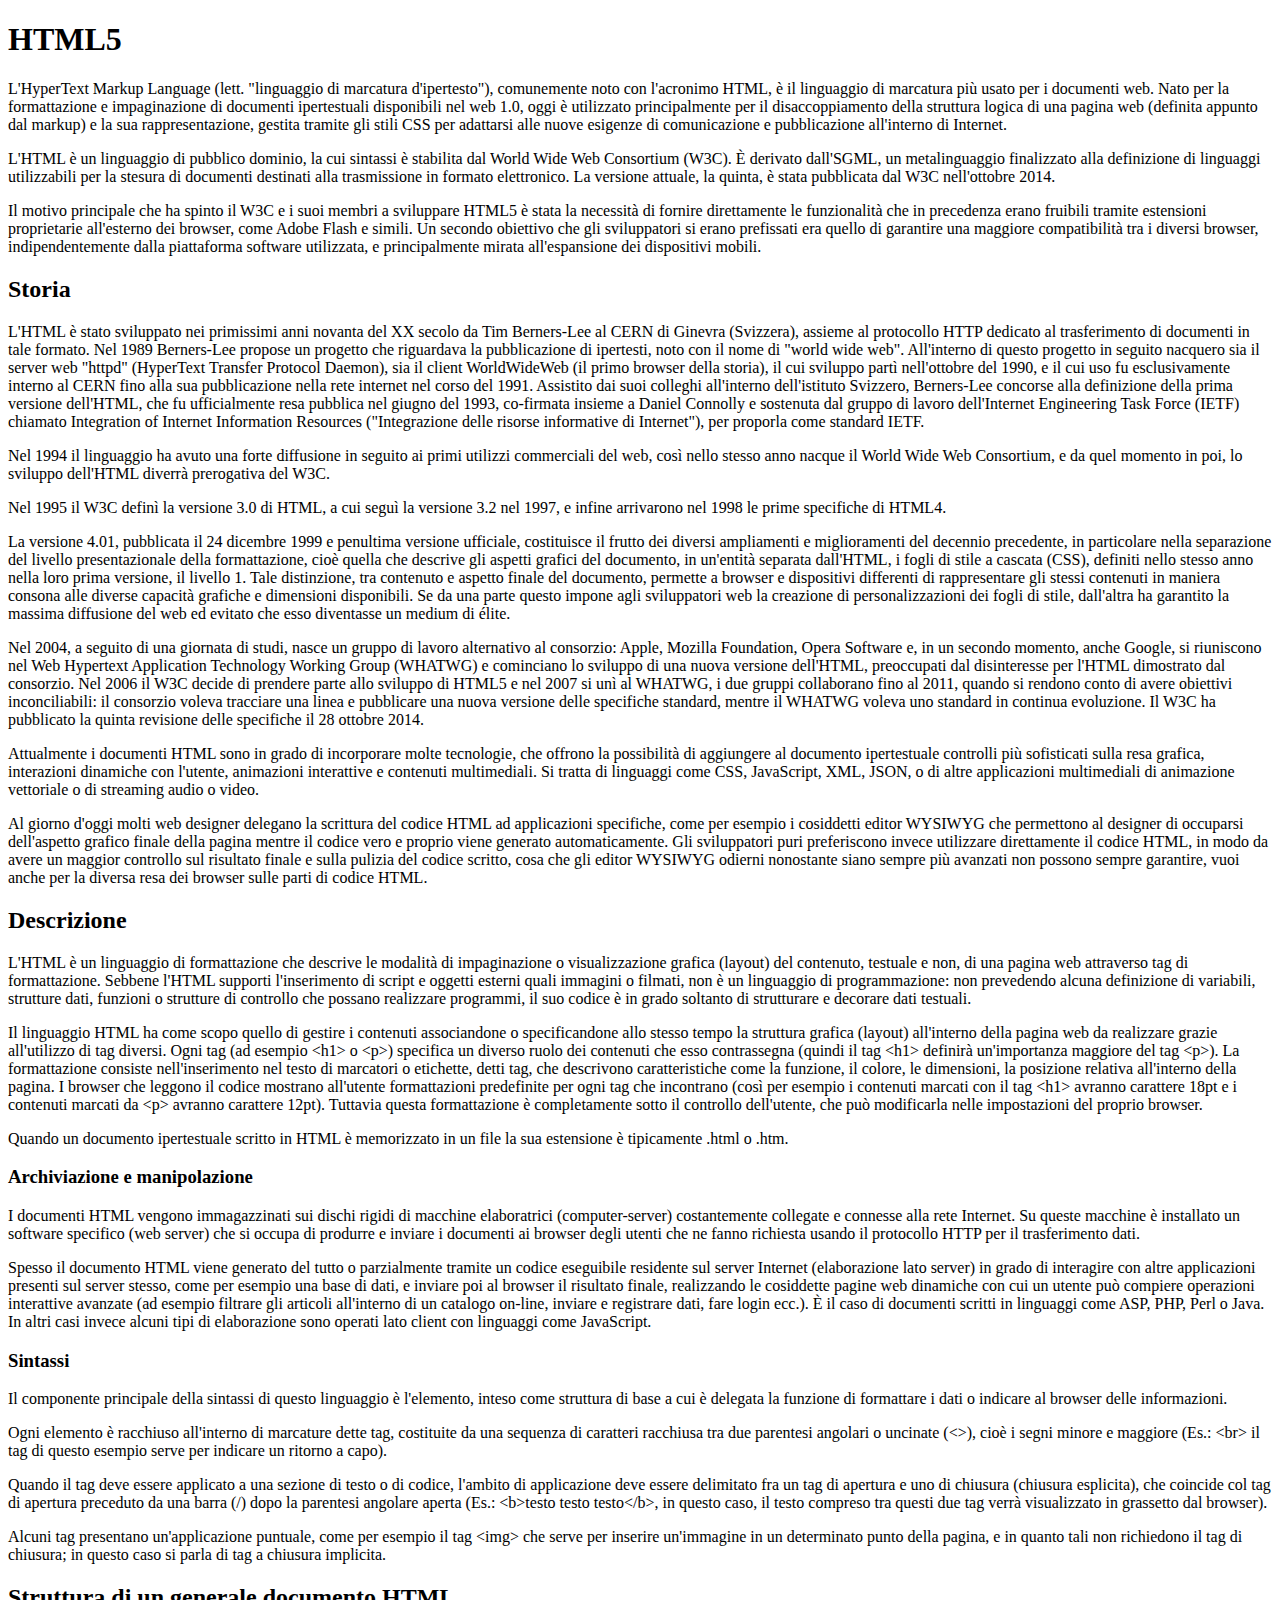
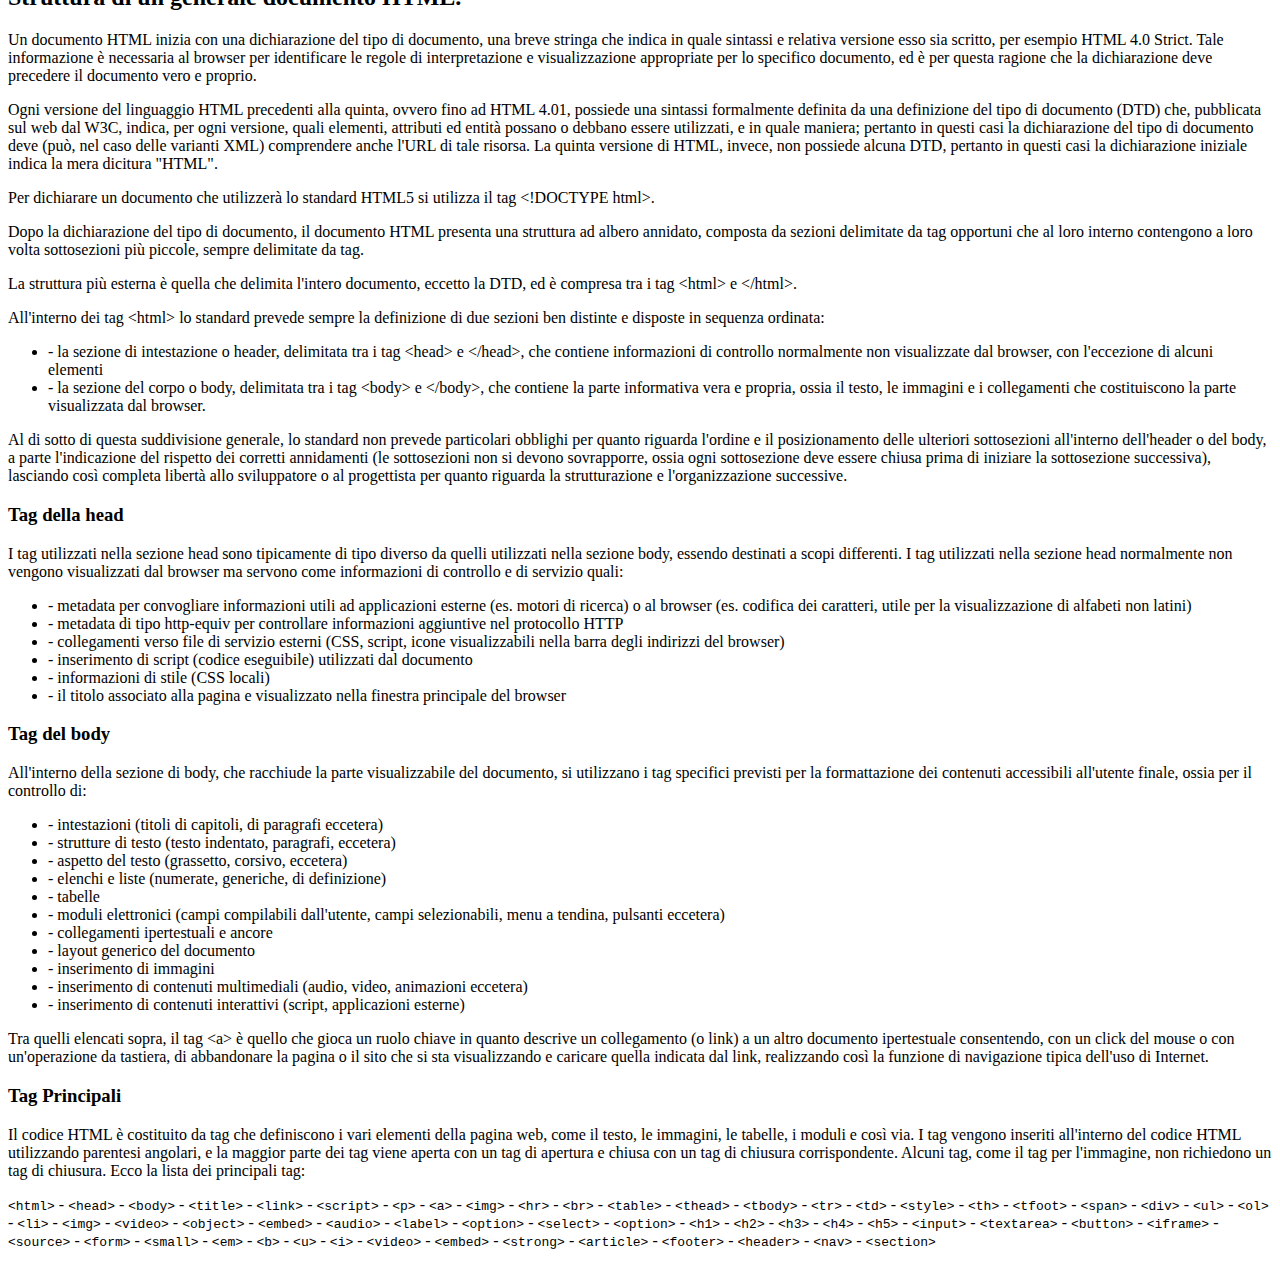
<file: esercizi/01-tag/index.html>
<!DOCTYPE html>
<html lang="it">
<head>
    <meta charset="UTF-8">
    <meta name="viewport" content="width=device-width, initial-scale=1.0">
    <title>Tag HTML</title>
</head>
<body>

    <h1>HTML5</h1>

    <p class="">
        L'HyperText Markup Language (lett. "linguaggio di marcatura d'ipertesto"), comunemente noto con l'acronimo HTML, è il linguaggio di marcatura più usato per i documenti web. Nato per la formattazione e impaginazione di documenti ipertestuali disponibili nel web 1.0, oggi è utilizzato principalmente per il disaccoppiamento della struttura logica di una pagina web (definita appunto dal markup) e la sua rappresentazione, gestita tramite gli stili CSS per adattarsi alle nuove esigenze di comunicazione e pubblicazione all'interno di Internet.
    </p>

    <p class="">
        L'HTML è un linguaggio di pubblico dominio, la cui sintassi è stabilita dal World Wide Web Consortium (W3C). È derivato dall'SGML, un metalinguaggio finalizzato alla definizione di linguaggi utilizzabili per la stesura di documenti destinati alla trasmissione in formato elettronico. La versione attuale, la quinta, è stata pubblicata dal W3C nell'ottobre 2014.
    </p>

    <p class="">
        Il motivo principale che ha spinto il W3C e i suoi membri a sviluppare HTML5 è stata la necessità di fornire direttamente le funzionalità che in precedenza erano fruibili tramite estensioni proprietarie all'esterno dei browser, come Adobe Flash e simili. Un secondo obiettivo che gli sviluppatori si erano prefissati era quello di garantire una maggiore compatibilità tra i diversi browser, indipendentemente dalla piattaforma software utilizzata, e principalmente mirata all'espansione dei dispositivi mobili.
    </p>

    <h2>Storia</h2>

    <p class="">
        L'HTML è stato sviluppato nei primissimi anni novanta del XX secolo da Tim Berners-Lee al CERN di Ginevra (Svizzera), assieme al protocollo HTTP dedicato al trasferimento di documenti in tale formato. Nel 1989 Berners-Lee propose un progetto che riguardava la pubblicazione di ipertesti, noto con il nome di "world wide web". All'interno di questo progetto in seguito nacquero sia il server web "httpd" (HyperText Transfer Protocol Daemon), sia il client WorldWideWeb (il primo browser della storia), il cui sviluppo partì nell'ottobre del 1990, e il cui uso fu esclusivamente interno al CERN fino alla sua pubblicazione nella rete internet nel corso del 1991. Assistito dai suoi colleghi all'interno dell'istituto Svizzero, Berners-Lee concorse alla definizione della prima versione dell'HTML, che fu ufficialmente resa pubblica nel giugno del 1993, co-firmata insieme a Daniel Connolly e sostenuta dal gruppo di lavoro dell'Internet Engineering Task Force (IETF) chiamato Integration of Internet Information Resources ("Integrazione delle risorse informative di Internet"), per proporla come standard IETF.
    </p>

    <p class="">
        Nel 1994 il linguaggio ha avuto una forte diffusione in seguito ai primi utilizzi commerciali del web, così nello stesso anno nacque il World Wide Web Consortium, e da quel momento in poi, lo sviluppo dell'HTML diverrà prerogativa del W3C.
    </p>

    <p class="">
        Nel 1995 il W3C definì la versione 3.0 di HTML, a cui seguì la versione 3.2 nel 1997, e infine arrivarono nel 1998 le prime specifiche di HTML4.
    </p>

    <p class="">
        La versione 4.01, pubblicata il 24 dicembre 1999 e penultima versione ufficiale, costituisce il frutto dei diversi ampliamenti e miglioramenti del decennio precedente, in particolare nella separazione del livello presentazionale della formattazione, cioè quella che descrive gli aspetti grafici del documento, in un'entità separata dall'HTML, i fogli di stile a cascata (CSS), definiti nello stesso anno nella loro prima versione, il livello 1. Tale distinzione, tra contenuto e aspetto finale del documento, permette a browser e dispositivi differenti di rappresentare gli stessi contenuti in maniera consona alle diverse capacità grafiche e dimensioni disponibili. Se da una parte questo impone agli sviluppatori web la creazione di personalizzazioni dei fogli di stile, dall'altra ha garantito la massima diffusione del web ed evitato che esso diventasse un medium di élite.
    </p>

    <p class="">
        Nel 2004, a seguito di una giornata di studi, nasce un gruppo di lavoro alternativo al consorzio: Apple, Mozilla Foundation, Opera Software e, in un secondo momento, anche Google, si riuniscono nel Web Hypertext Application Technology Working Group (WHATWG) e cominciano lo sviluppo di una nuova versione dell'HTML, preoccupati dal disinteresse per l'HTML dimostrato dal consorzio. Nel 2006 il W3C decide di prendere parte allo sviluppo di HTML5 e nel 2007 si unì al WHATWG, i due gruppi collaborano fino al 2011, quando si rendono conto di avere obiettivi inconciliabili: il consorzio voleva tracciare una linea e pubblicare una nuova versione delle specifiche standard, mentre il WHATWG voleva uno standard in continua evoluzione. Il W3C ha pubblicato la quinta revisione delle specifiche il 28 ottobre 2014.
    </p>

    <p class="">
        Attualmente i documenti HTML sono in grado di incorporare molte tecnologie, che offrono la possibilità di aggiungere al documento ipertestuale controlli più sofisticati sulla resa grafica, interazioni dinamiche con l'utente, animazioni interattive e contenuti multimediali. Si tratta di linguaggi come CSS, JavaScript, XML, JSON, o di altre applicazioni multimediali di animazione vettoriale o di streaming audio o video.
    </p>

    <p class="">
        Al giorno d'oggi molti web designer delegano la scrittura del codice HTML ad applicazioni specifiche, come per esempio i cosiddetti editor WYSIWYG che permettono al designer di occuparsi dell'aspetto grafico finale della pagina mentre il codice vero e proprio viene generato automaticamente. Gli sviluppatori puri preferiscono invece utilizzare direttamente il codice HTML, in modo da avere un maggior controllo sul risultato finale e sulla pulizia del codice scritto, cosa che gli editor WYSIWYG odierni nonostante siano sempre più avanzati non possono sempre garantire, vuoi anche per la diversa resa dei browser sulle parti di codice HTML.
    </p>

    <h2>Descrizione</h2>

    <p class="">
        L'HTML è un linguaggio di formattazione che descrive le modalità di impaginazione o visualizzazione grafica (layout) del contenuto, testuale e non, di una pagina web attraverso tag di formattazione. Sebbene l'HTML supporti l'inserimento di script e oggetti esterni quali immagini o filmati, non è un linguaggio di programmazione: non prevedendo alcuna definizione di variabili, strutture dati, funzioni o strutture di controllo che possano realizzare programmi, il suo codice è in grado soltanto di strutturare e decorare dati testuali.
    </p>

    <p class="">
        Il linguaggio HTML ha come scopo quello di gestire i contenuti associandone o specificandone allo stesso tempo la struttura grafica (layout) all'interno della pagina web da realizzare grazie all'utilizzo di tag diversi. Ogni tag (ad esempio &lt;h1&gt; o &lt;p&gt;) specifica un diverso ruolo dei contenuti che esso contrassegna (quindi il tag &lt;h1&gt definirà un'importanza maggiore del tag &lt;p&gt;). La formattazione consiste nell'inserimento nel testo di marcatori o etichette, detti tag, che descrivono caratteristiche come la funzione, il colore, le dimensioni, la posizione relativa all'interno della pagina. I browser che leggono il codice mostrano all'utente formattazioni predefinite per ogni tag che incontrano (così per esempio i contenuti marcati con il tag &lt;h1&gt; avranno carattere 18pt e i contenuti marcati da &lt;p&gt; avranno carattere 12pt). Tuttavia questa formattazione è completamente sotto il controllo dell'utente, che può modificarla nelle impostazioni del proprio browser.
    </p>
    

    <p class="">
        Quando un documento ipertestuale scritto in HTML è memorizzato in un file la sua estensione è tipicamente .html o .htm.
    </p>

    <h3>Archiviazione e manipolazione</h3>

    <p class="">
        I documenti HTML vengono immagazzinati sui dischi rigidi di macchine elaboratrici (computer-server) costantemente collegate e connesse alla rete Internet. Su queste macchine è installato un software specifico (web server) che si occupa di produrre e inviare i documenti ai browser degli utenti che ne fanno richiesta usando il protocollo HTTP per il trasferimento dati.
    </p>

    <p class="">
        Spesso il documento HTML viene generato del tutto o parzialmente tramite un codice eseguibile residente sul server Internet (elaborazione lato server) in grado di interagire con altre applicazioni presenti sul server stesso, come per esempio una base di dati, e inviare poi al browser il risultato finale, realizzando le cosiddette pagine web dinamiche con cui un utente può compiere operazioni interattive avanzate (ad esempio filtrare gli articoli all'interno di un catalogo on-line, inviare e registrare dati, fare login ecc.). È il caso di documenti scritti in linguaggi come ASP, PHP, Perl o Java. In altri casi invece alcuni tipi di elaborazione sono operati lato client con linguaggi come JavaScript.
    </p>

    <h3>Sintassi</h3>

    <p class="">
        Il componente principale della sintassi di questo linguaggio è l'elemento, inteso come struttura di base a cui è delegata la funzione di formattare i dati o indicare al browser delle informazioni.
    </p>

    <p class="">
        Ogni elemento è racchiuso all'interno di marcature dette tag, costituite da una sequenza di caratteri racchiusa tra due parentesi angolari o uncinate (&lt;&gt;), cioè i segni minore e maggiore (Es.: &lt;br&gt; il tag di questo esempio serve per indicare un ritorno a capo).
    </p>

    <p class="">
        Quando il tag deve essere applicato a una sezione di testo o di codice, l'ambito di applicazione deve essere delimitato fra un tag di apertura e uno di chiusura (chiusura esplicita), che coincide col tag di apertura preceduto da una barra (/) dopo la parentesi angolare aperta (Es.: &lt;b&gt;testo testo testo&lt;/b&gt;, in questo caso, il testo compreso tra questi due tag verrà visualizzato in grassetto dal browser).
    </p>

    <p class="">
        Alcuni tag presentano un'applicazione puntuale, come per esempio il tag &lt;img&gt; che serve per inserire un'immagine in un determinato punto della pagina, e in quanto tali non richiedono il tag di chiusura; in questo caso si parla di tag a chiusura implicita.
    </p>

    <h2>Struttura di un generale documento HTML.</h2>

    <p class="">
        Un documento HTML inizia con una dichiarazione del tipo di documento, una breve stringa che indica in quale sintassi e relativa versione esso sia scritto, per esempio HTML 4.0 Strict. Tale informazione è necessaria al browser per identificare le regole di interpretazione e visualizzazione appropriate per lo specifico documento, ed è per questa ragione che la dichiarazione deve precedere il documento vero e proprio.
    </p>

    <p class="">
        Ogni versione del linguaggio HTML precedenti alla quinta, ovvero fino ad HTML 4.01, possiede una sintassi formalmente definita da una definizione del tipo di documento (DTD) che, pubblicata sul web dal W3C, indica, per ogni versione, quali elementi, attributi ed entità possano o debbano essere utilizzati, e in quale maniera; pertanto in questi casi la dichiarazione del tipo di documento deve (può, nel caso delle varianti XML) comprendere anche l'URL di tale risorsa. La quinta versione di HTML, invece, non possiede alcuna DTD, pertanto in questi casi la dichiarazione iniziale indica la mera dicitura "HTML".
    </p>

    <p class="">
        Per dichiarare un documento che utilizzerà lo standard HTML5 si utilizza il tag &lt;!DOCTYPE html&gt;.
    </p>
    

    <p class="">
        Dopo la dichiarazione del tipo di documento, il documento HTML presenta una struttura ad albero annidato, composta da sezioni delimitate da tag opportuni che al loro interno contengono a loro volta sottosezioni più piccole, sempre delimitate da tag.
    </p>

    <p class="">
        La struttura più esterna è quella che delimita l'intero documento, eccetto la DTD, ed è compresa tra i tag &lt;html&gt; e &lt;/html&gt;.
    </p>

    <p class="">
        All'interno dei tag &lt;html&gt; lo standard prevede sempre la definizione di due sezioni ben distinte e disposte in sequenza ordinata:
    </p>

    <ul>
        <li>- la sezione di intestazione o header, delimitata tra i tag &lt;head&gt; e &lt;/head&gt;, che contiene informazioni di controllo normalmente non visualizzate dal browser, con l'eccezione di alcuni elementi</li>
        <li>- la sezione del corpo o body, delimitata tra i tag &lt;body&gt; e &lt;/body&gt;, che contiene la parte informativa vera e propria, ossia il testo, le immagini e i collegamenti che costituiscono la parte visualizzata dal browser.</li>
    </ul>

    <p class="">
        Al di sotto di questa suddivisione generale, lo standard non prevede particolari obblighi per quanto riguarda l'ordine e il posizionamento delle ulteriori sottosezioni all'interno dell'header o del body, a parte l'indicazione del rispetto dei corretti annidamenti (le sottosezioni non si devono sovrapporre, ossia ogni sottosezione deve essere chiusa prima di iniziare la sottosezione successiva), lasciando così completa libertà allo sviluppatore o al progettista per quanto riguarda la strutturazione e l'organizzazione successive.
    </p>

    <h3>Tag della head</h3>

    <p class="">
        I tag utilizzati nella sezione head sono tipicamente di tipo diverso da quelli utilizzati nella sezione body, essendo destinati a scopi differenti. I tag utilizzati nella sezione head normalmente non vengono visualizzati dal browser ma servono come informazioni di controllo e di servizio quali:
    </p>

    <ul>
        <li>- metadata per convogliare informazioni utili ad applicazioni esterne (es. motori di ricerca) o al browser (es. codifica dei caratteri, utile per la visualizzazione di alfabeti non latini)</li>
        <li>- metadata di tipo http-equiv per controllare informazioni aggiuntive nel protocollo HTTP</li>
        <li>- collegamenti verso file di servizio esterni (CSS, script, icone visualizzabili nella barra degli indirizzi del browser)</li>
        <li>- inserimento di script (codice eseguibile) utilizzati dal documento</li>
        <li>- informazioni di stile (CSS locali)</li>
        <li>- il titolo associato alla pagina e visualizzato nella finestra principale del browser</li>
    </ul>

    <h3>Tag del body</h3>

    <p class="">
        All'interno della sezione di body, che racchiude la parte visualizzabile del documento, si utilizzano i tag specifici previsti per la formattazione dei contenuti accessibili all'utente finale, ossia per il controllo di:
    </p>

    <ul>
        <li>- intestazioni (titoli di capitoli, di paragrafi eccetera)</li>
        <li>- strutture di testo (testo indentato, paragrafi, eccetera)</li>
        <li>- aspetto del testo (grassetto, corsivo, eccetera)</li>
        <li>- elenchi e liste (numerate, generiche, di definizione)</li>
        <li>- tabelle</li>
        <li>- moduli elettronici (campi compilabili dall'utente, campi selezionabili, menu a tendina, pulsanti eccetera)</li>
        <li>- collegamenti ipertestuali e ancore</li>
        <li>- layout generico del documento</li>
        <li>- inserimento di immagini</li>
        <li>- inserimento di contenuti multimediali (audio, video, animazioni eccetera)</li>
        <li>- inserimento di contenuti interattivi (script, applicazioni esterne)</li>
    </ul>

    <p class="">
        Tra quelli elencati sopra, il tag &lt;a&gt; è quello che gioca un ruolo chiave in quanto descrive un collegamento (o link) a un altro documento ipertestuale consentendo, con un click del mouse o con un'operazione da tastiera, di abbandonare la pagina o il sito che si sta visualizzando e caricare quella indicata dal link, realizzando così la funzione di navigazione tipica dell'uso di Internet.
    </p>

    <h3>Tag Principali</h3>

    <p class="">
        Il codice HTML è costituito da tag che definiscono i vari elementi della pagina web, come il testo, le immagini, le tabelle, i moduli e così via. I tag vengono inseriti all'interno del codice HTML utilizzando parentesi angolari, e la maggior parte dei tag viene aperta con un tag di apertura e chiusa con un tag di chiusura corrispondente. Alcuni tag, come il tag per l'immagine, non richiedono un tag di chiusura. Ecco la lista dei principali tag:
    </p>

    <p class="">
        <code>&lt;html&gt;</code> - <code>&lt;head&gt;</code> - <code>&lt;body&gt;</code> - <code>&lt;title&gt;</code> - <code>&lt;link&gt;</code> - <code>&lt;script&gt;</code> - <code>&lt;p&gt;</code> - <code>&lt;a&gt;</code> - <code>&lt;img&gt;</code> - <code>&lt;hr&gt;</code> - <code>&lt;br&gt;</code> - <code>&lt;table&gt;</code> - <code>&lt;thead&gt;</code> - <code>&lt;tbody&gt;</code> - <code>&lt;tr&gt;</code> - <code>&lt;td&gt;</code> - <code>&lt;style&gt;</code> - <code>&lt;th&gt;</code> - <code>&lt;tfoot&gt;</code> - <code>&lt;span&gt;</code> - <code>&lt;div&gt;</code> - <code>&lt;ul&gt;</code> - <code>&lt;ol&gt;</code> - <code>&lt;li&gt;</code> - <code>&lt;img&gt;</code> - <code>&lt;video&gt;</code> - <code>&lt;object&gt;</code> - <code>&lt;embed&gt;</code> - <code>&lt;audio&gt;</code> - <code>&lt;label&gt;</code> - <code>&lt;option&gt;</code> - <code>&lt;select&gt;</code> - <code>&lt;option&gt;</code> - <code>&lt;h1&gt;</code> - <code>&lt;h2&gt;</code> - <code>&lt;h3&gt;</code> - <code>&lt;h4&gt;</code> - <code>&lt;h5&gt;</code> - <code>&lt;input&gt;</code> - <code>&lt;textarea&gt;</code> - <code>&lt;button&gt;</code> - <code>&lt;iframe&gt;</code> - <code>&lt;source&gt;</code> - <code>&lt;form&gt;</code> - <code>&lt;small&gt;</code> - <code>&lt;em&gt;</code> - <code>&lt;b&gt;</code> - <code>&lt;u&gt;</code> - <code>&lt;i&gt;</code> - <code>&lt;video&gt;</code> - <code>&lt;embed&gt;</code> - <code>&lt;strong&gt;</code> - <code>&lt;article&gt;</code> - <code>&lt;footer&gt;</code> - <code>&lt;header&gt;</code> - <code>&lt;nav&gt;</code> - <code>&lt;section&gt;</code>
    </p>
</body>
</html>
</file>
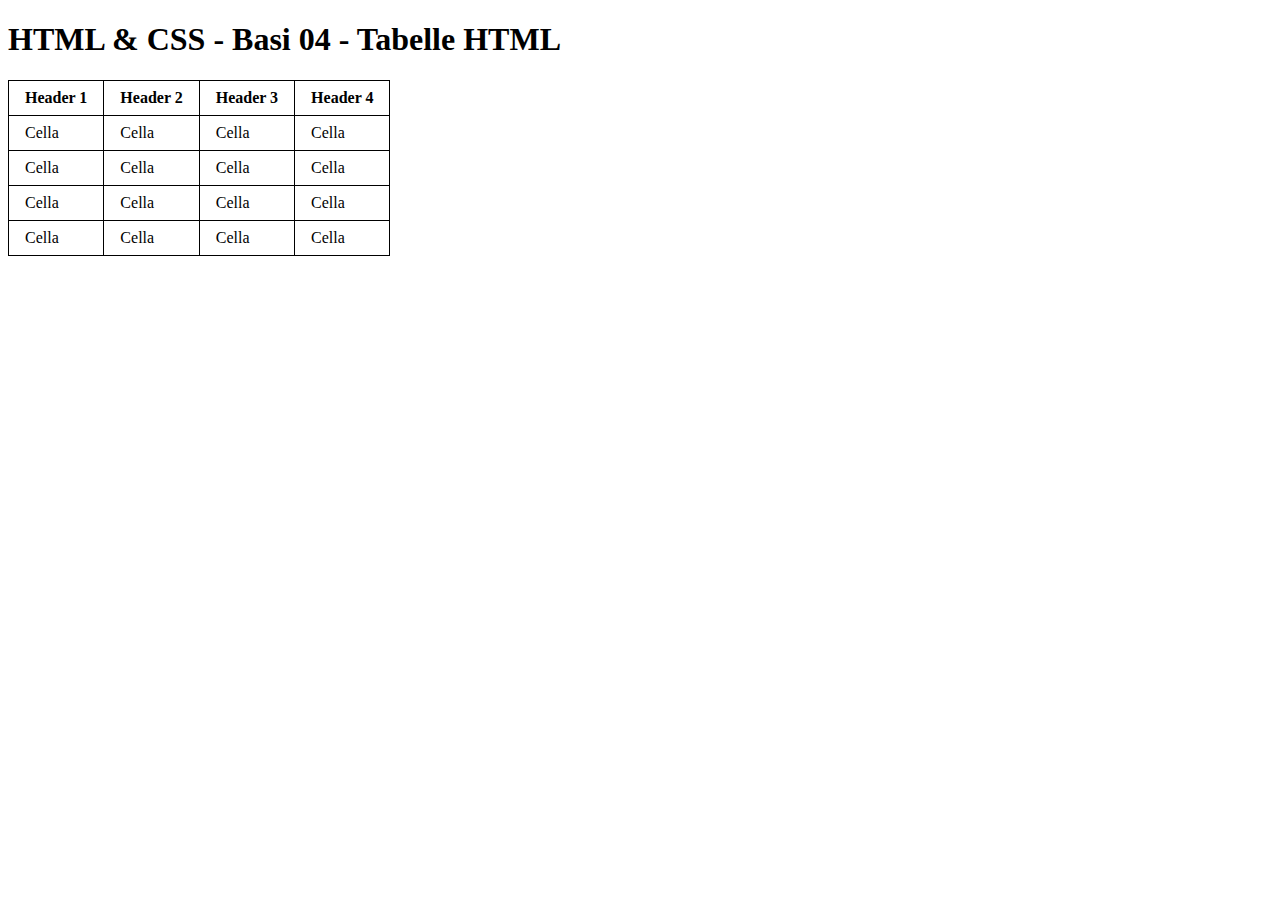
<file: 01-basi-html/04-tables.html>
<!DOCTYPE html>
<html lang="it">
<head>
    <meta charset="UTF-8">
    <meta name="viewport" content="width=device-width, initial-scale=1.0">
    <title>HTML & CSS - Basi 04 - Tabelle HTML</title>

    <style>
        table, th, td {
            border: 1px solid black;
            border-collapse: collapse;
        }

        th, td {
            padding: .5rem 1rem;
        }
    </style>
</head>
<body>

    <h1>HTML & CSS - Basi 04 - Tabelle HTML</h1>

    <table>
        <tr>
            <th>Header 1</th>
            <th>Header 2</th>
            <th>Header 3</th>
            <th>Header 4</th>
        </tr>
        <tr>
            <td>Cella</td>
            <td>Cella</td>
            <td>Cella</td>
            <td>Cella</td>
        </tr>
        <tr>
            <td>Cella</td>
            <td>Cella</td>
            <td>Cella</td>
            <td>Cella</td>
        </tr>
        <tr>
            <td>Cella</td>
            <td>Cella</td>
            <td>Cella</td>
            <td>Cella</td>
        </tr>
        <tr>
            <td>Cella</td>
            <td>Cella</td>
            <td>Cella</td>
            <td>Cella</td>
        </tr>
    </table>

</body>
</html>
</file>
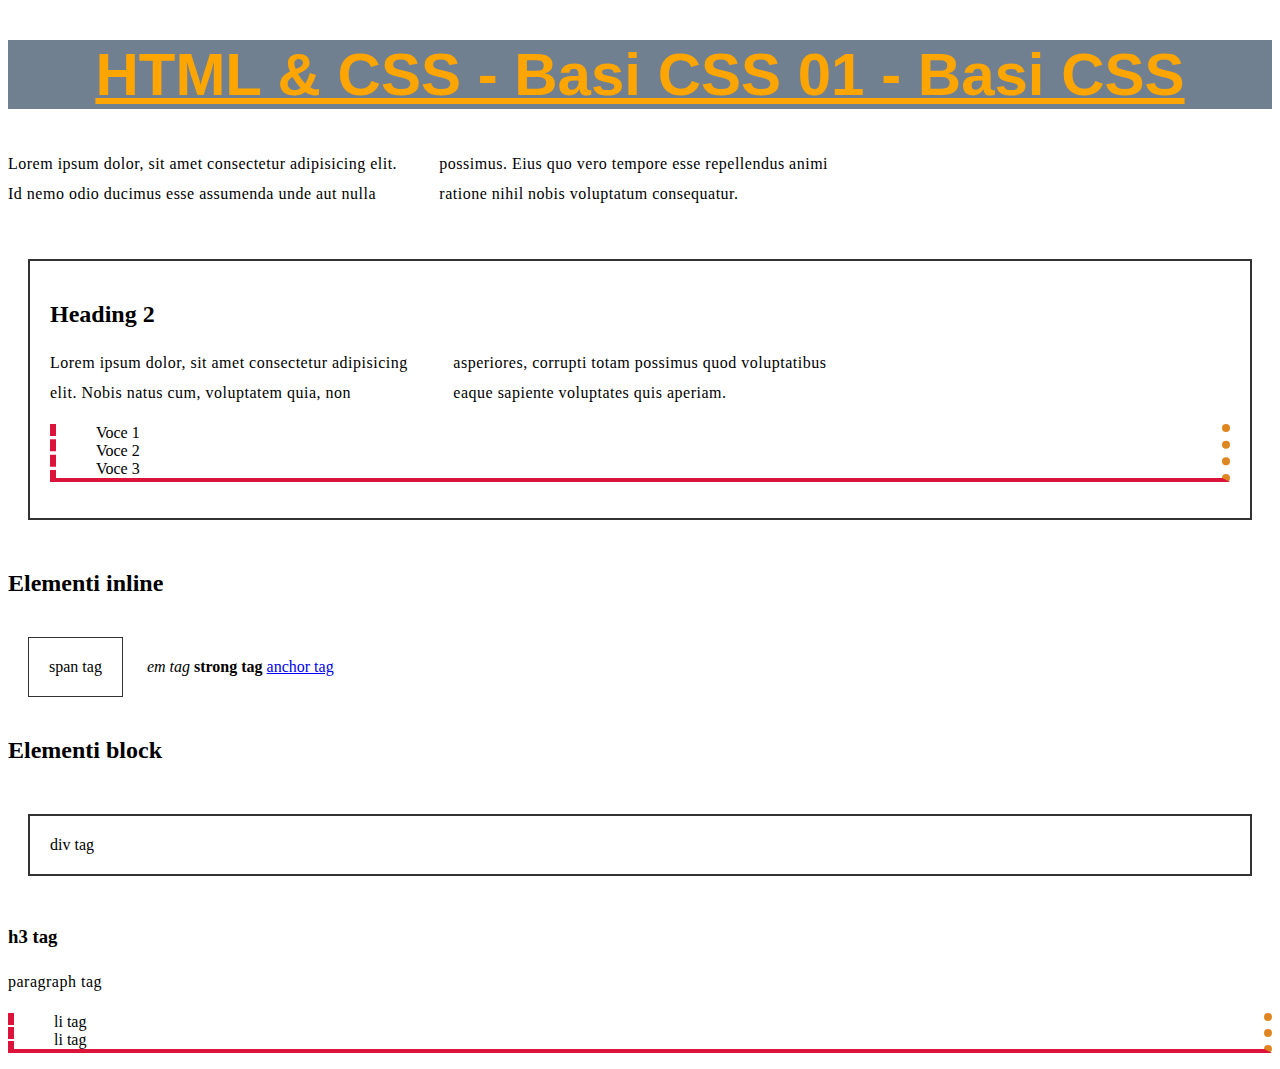
<file: 02-stile-pagine/01-basi-css.html>
<!DOCTYPE html>
<html lang="it">
<head>
    <meta charset="UTF-8">
    <meta name="viewport" content="width=device-width, initial-scale=1.0">
    <title>HTML & CSS - Basi CSS 01 - Basi CSS</title>

    <!-- Aggiungo del CSS utilizzando il tag STYLE direttamente nell'HTML -->
    <!-- <style>
        h1 {
            color: orangered;
        }

        p {
            color: green;
        }
    </style> -->

    <!-- Collego a questa pagina HTML un foglio di stile esterno da cui prendere tutte le regole CSS -->
    <link rel="stylesheet" href="css/01-basi-css.css">
</head>
<body>

    <!--
        Se l'HTML serve a creare la struttura di una pagina web, il CSS si occupa di renderla presentabile.
        Per farlo utilizziamo un foglio di stile (style sheet), ovvero un documento che contiene una lista di regole CSS che assegnano uno stile ai nostri elementi HTML.

        Un set di regole CSS ha questo aspetto:

        div {
            color: red;
            margin: 20px;
        }

        li {
            font-weight: bold;
        }

        Ogni set è composto da:
            - Selettore -> permette di definire quali elementi devono essere stilizzati (es.: div e li).
            - Parentesi graffe -> contengono tutte le regole di stile che gli elementi selezionati devono avere.
            - Dichiarazione -> è una coppia chiave/valore che definisce come debba essere stilizzato l'elemento selezionato. Composta da:
                - Proprietà: rappresenta l'aspetto che si desidera modificare
                - Valore: indica come deve essere modificata la proprietà. I valori possono essere, colori, dimesioni, unità di misura, ecc.
            Una dichiarazione termina sempre col punto e virgola.
        
        Ci sono 3 modi per aggiungere dello stile alla nostra pagina:
            - Con un tag STYLE direttamente nell'HTML (sconsigliato)
            - Direttamente sull'elemento interessato con l'attributo style (sconsigliato)
            - Con un foglio di stile separato
    -->

    <!-- <h1 style="color: orangered;">HTML & CSS - Basi CSS 01 - Basi CSS</h1> -->

    <h1>HTML & CSS - Basi CSS 01 - Basi CSS</h1>

    <p>
        Lorem ipsum dolor, sit amet consectetur adipisicing elit. Id nemo odio ducimus esse assumenda unde aut nulla possimus. Eius quo vero tempore esse repellendus animi ratione nihil nobis voluptatum consequatur.
    </p>

    <div>
        <h2>Heading 2</h2>

        <p>
            Lorem ipsum dolor, sit amet consectetur adipisicing elit. Nobis natus cum, voluptatem quia, non asperiores, corrupti totam possimus quod voluptatibus eaque sapiente voluptates quis aperiam.
        </p>

        <ul>
            <li>Voce 1</li>
            <li>Voce 2</li>
            <li>Voce 3</li>
        </ul>
    </div>

    <h2>Elementi inline</h2>

    <span>span tag</span>
    <em>em tag</em>
    <strong>strong tag</strong>
    <a href="#!">anchor tag</a>

    <h2>Elementi block</h2>

    <div>div tag</div>
    <h3>h3 tag</h3>
    <p>paragraph tag</p>
    <ul>
        <li>li tag</li>
        <li>li tag</li>
    </ul>

</body>
</html>
</file>
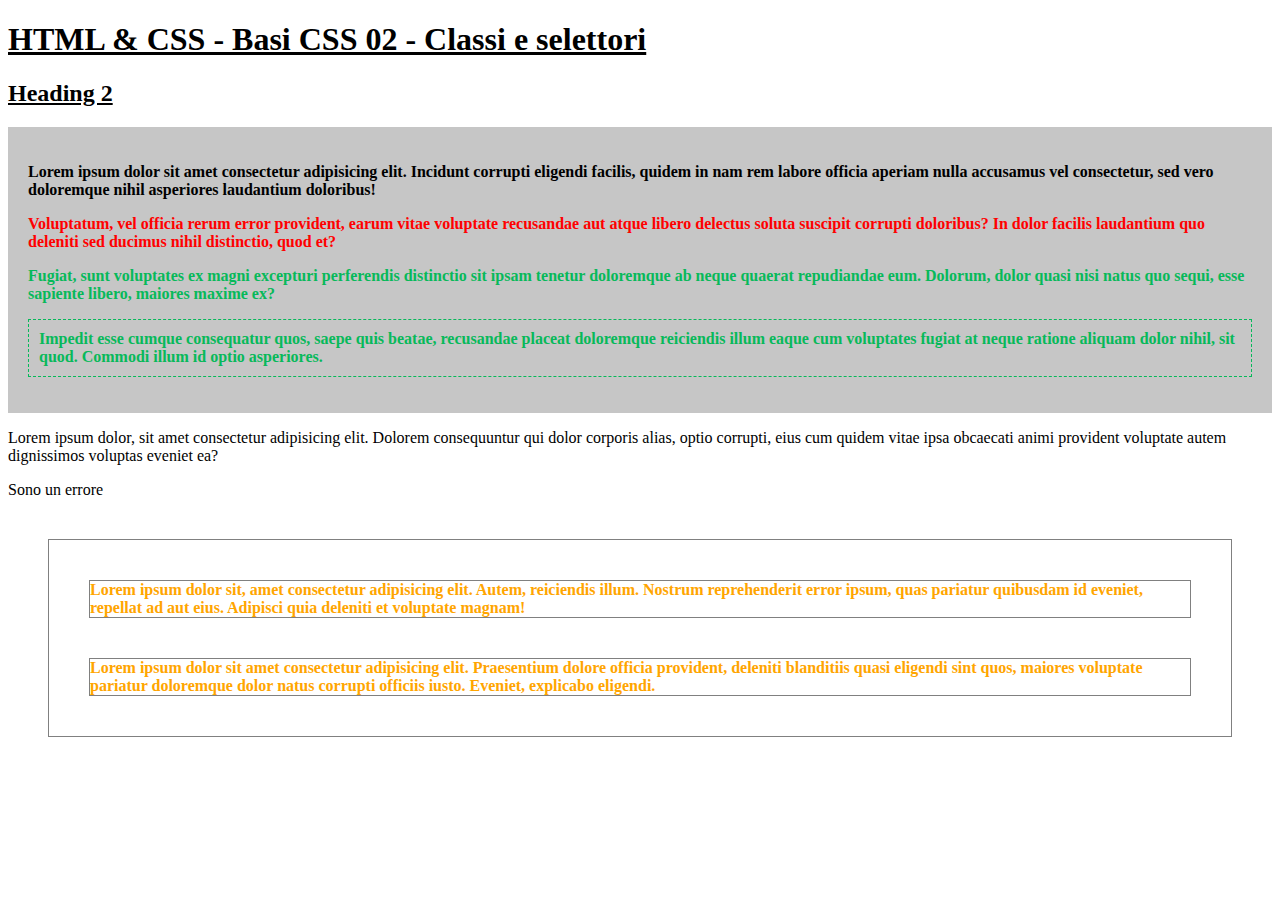
<file: 02-stile-pagine/02-classi-selettori.html>
<!DOCTYPE html>
<html lang="it">
<head>
    <meta charset="UTF-8">
    <meta name="viewport" content="width=device-width, initial-scale=1.0">
    <title>HTML & CSS - Basi CSS 02 - Classi e selettori</title>

    <link rel="stylesheet" href="css/02-classi-selettori.css">
</head>
<body>

    <h1>HTML & CSS - Basi CSS 02 - Classi e selettori</h1>

    <h2>Heading 2</h2>

    <div id="content">

        <p>
            Lorem ipsum dolor sit amet consectetur adipisicing elit. Incidunt corrupti eligendi facilis, quidem in nam rem labore officia aperiam nulla accusamus vel consectetur, sed vero doloremque nihil asperiores laudantium doloribus!
        </p>
        
        <!-- Assegno a questo paragrafo una classe per dare stili solo a lui e non a tutti i P -->
        <p class="error">
            Voluptatum, vel officia rerum error provident, earum vitae voluptate recusandae aut atque libero delectus soluta suscipit corrupti doloribus? In dolor facilis laudantium quo deleniti sed ducimus nihil distinctio, quod et?
        </p>
        
        <!-- Assegno una classe differente a questo paragrafo -->
        <p class="success">
            Fugiat, sunt voluptates ex magni excepturi perferendis distinctio sit ipsam tenetur doloremque ab neque quaerat repudiandae eum. Dolorum, dolor quasi nisi natus quo sequi, esse sapiente libero, maiores maxime ex?
        </p>

        <!-- Posso assegnare quante classi voglio a un elemento, basta separarle con uno spazio tra una e l'altra -->
        <p class="success feedback">
            Impedit esse cumque consequatur quos, saepe quis beatae, recusandae placeat doloremque reiciendis illum eaque cum voluptates fugiat at neque ratione aliquam dolor nihil, sit quod. Commodi illum id optio asperiores.
        </p>
        
    </div>

    <p>
        Lorem ipsum dolor, sit amet consectetur adipisicing elit. Dolorem consequuntur qui dolor corporis alias, optio corrupti, eius cum quidem vitae ipsa obcaecati animi provident voluptate autem dignissimos voluptas eveniet ea?
    </p>

    <div class="error">
        Sono un errore
    </div>

    <section>
        <p>
            Lorem ipsum dolor sit, amet consectetur adipisicing elit. Autem, reiciendis illum. Nostrum reprehenderit error ipsum, quas pariatur quibusdam id eveniet, repellat ad aut eius. Adipisci quia deleniti et voluptate magnam!
        </p>

        <p>
            Lorem ipsum dolor sit amet consectetur adipisicing elit. Praesentium dolore officia provident, deleniti blanditiis quasi eligendi sint quos, maiores voluptate pariatur doloremque dolor natus corrupti officiis iusto. Eveniet, explicabo eligendi.
        </p>
    </section>

</body>
</html>
</file>
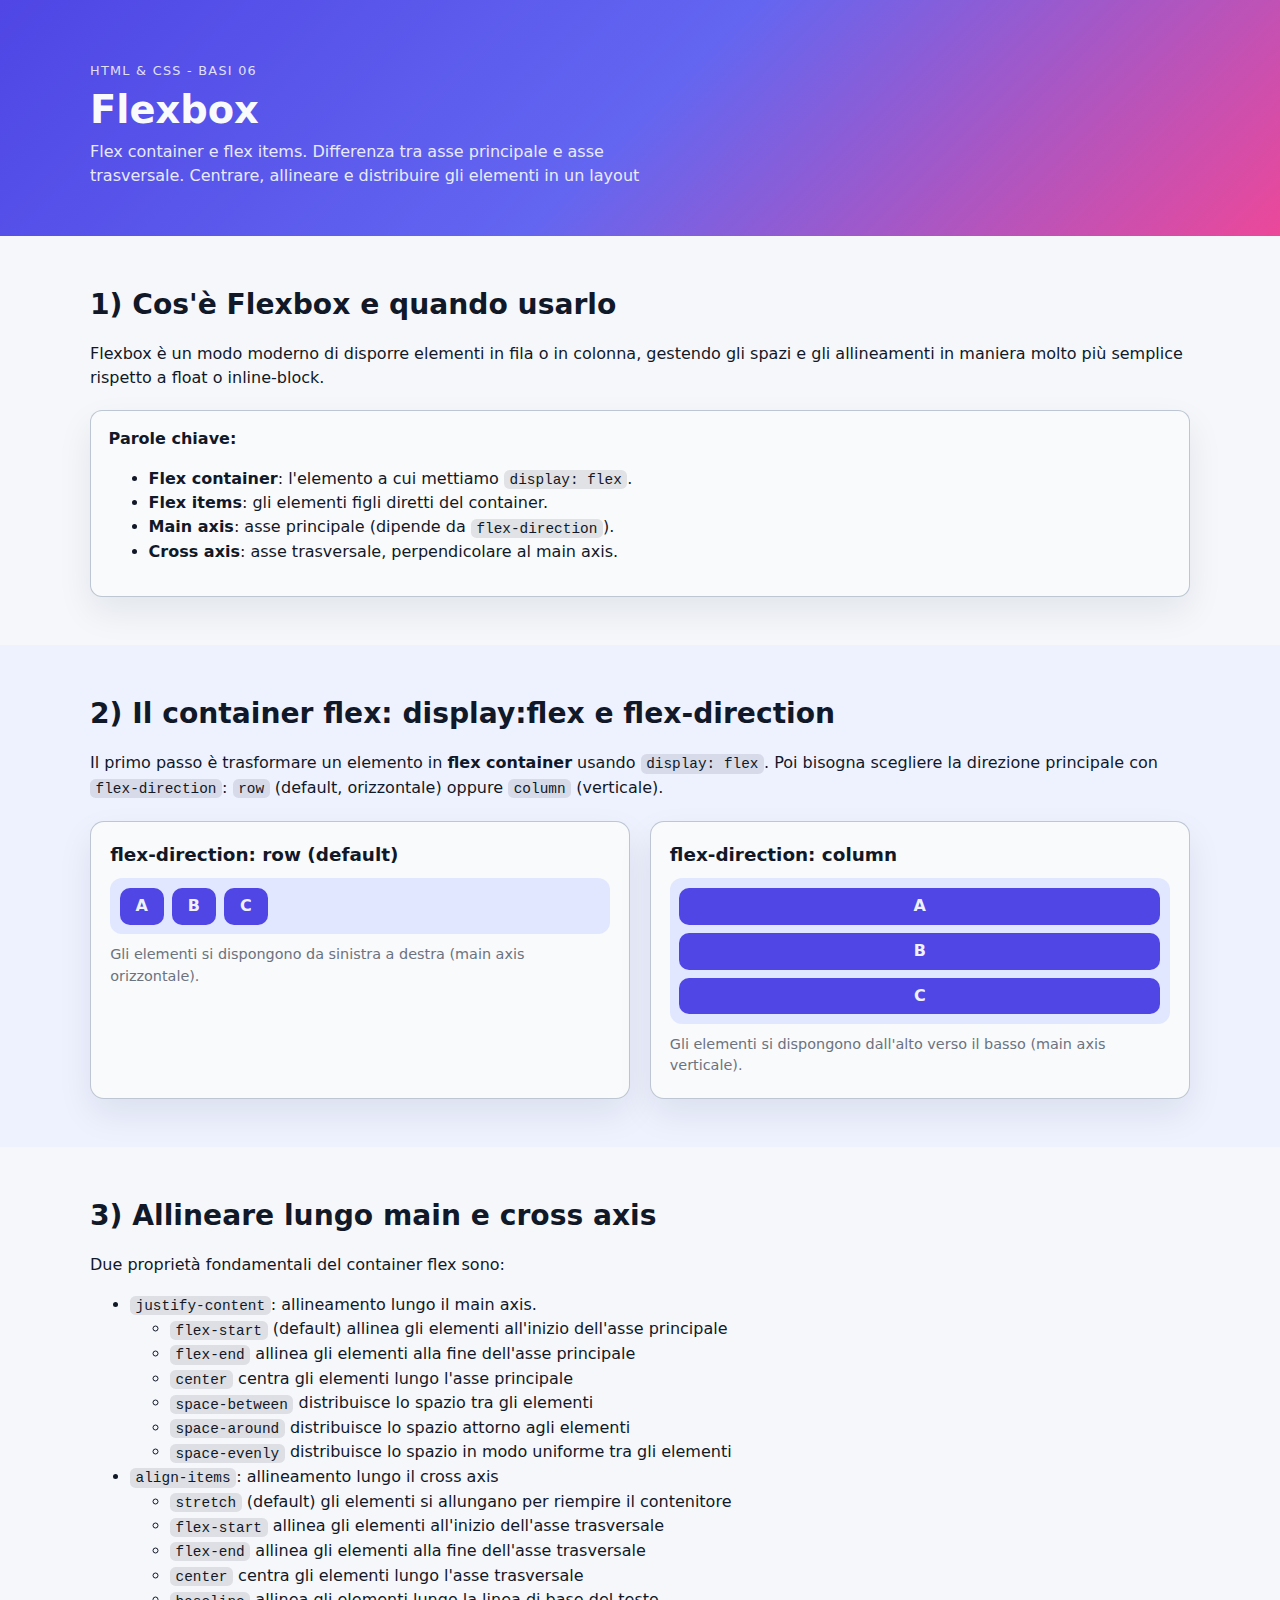
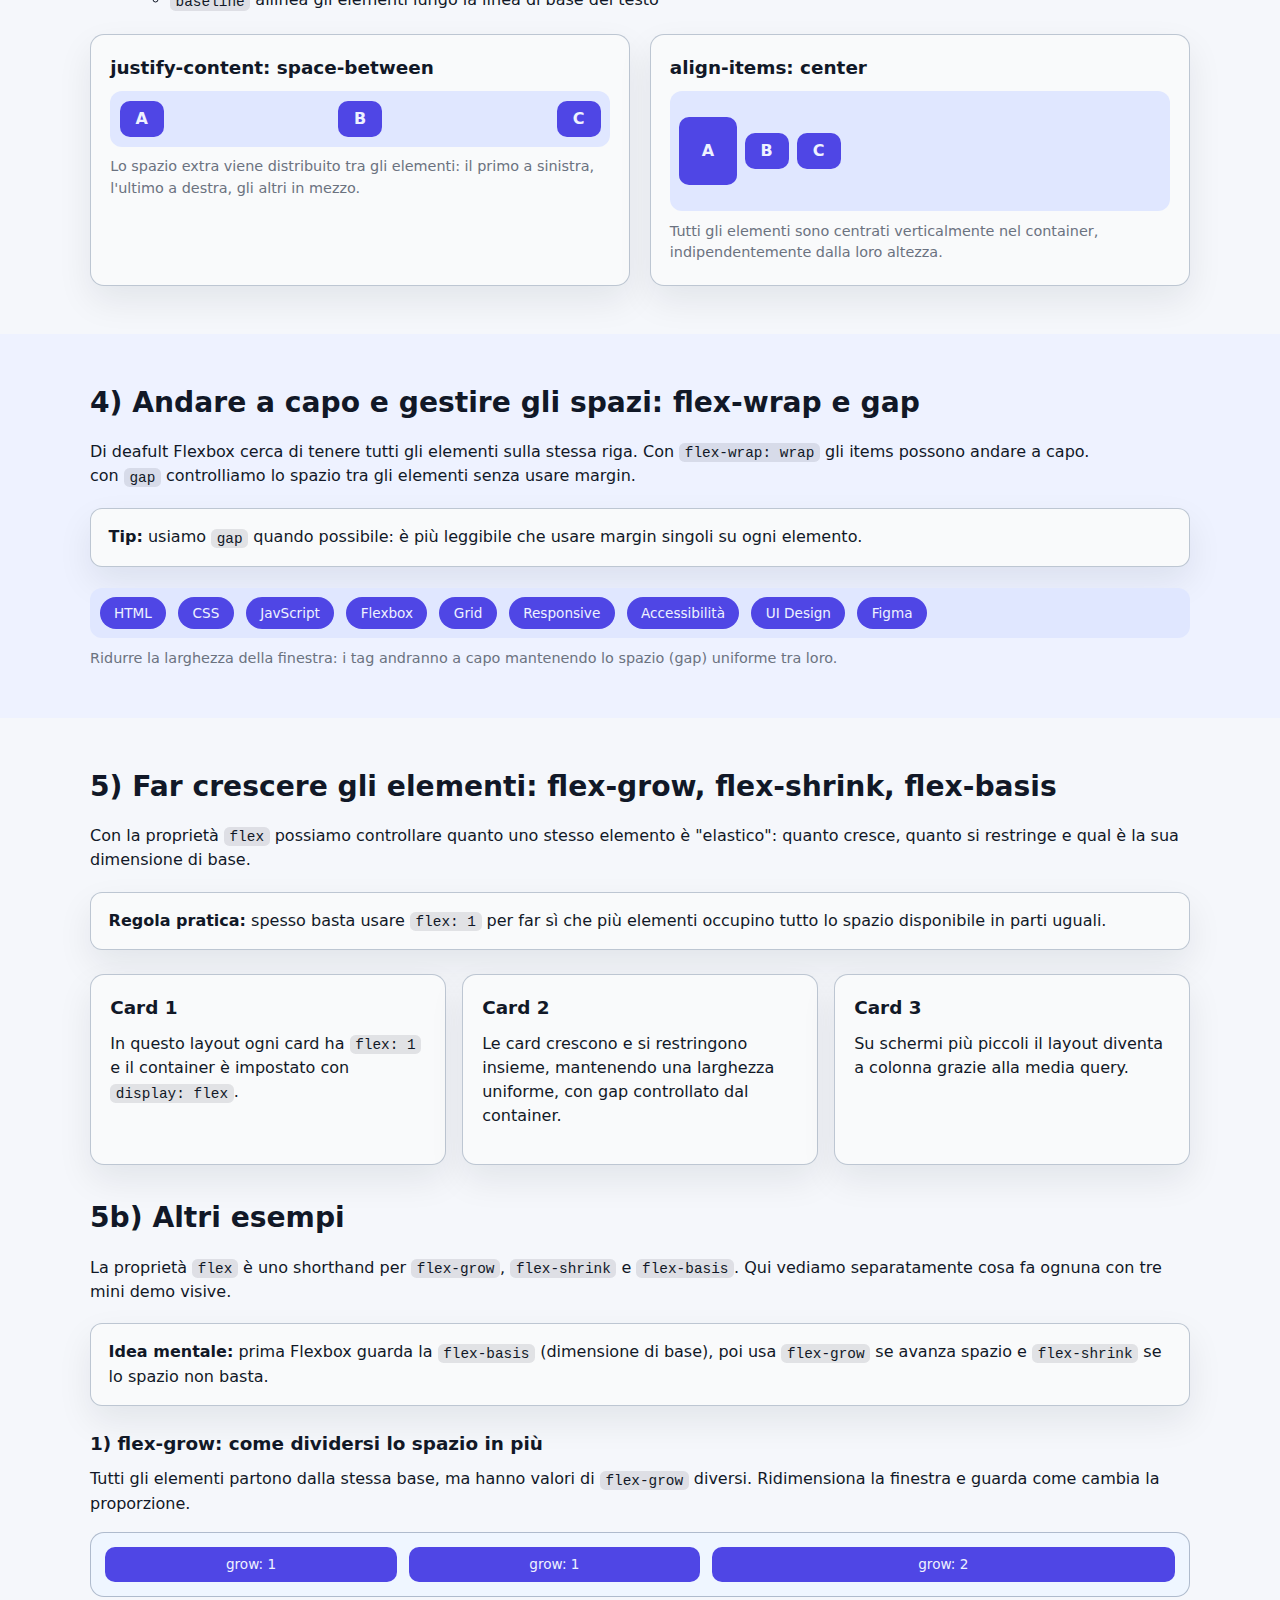
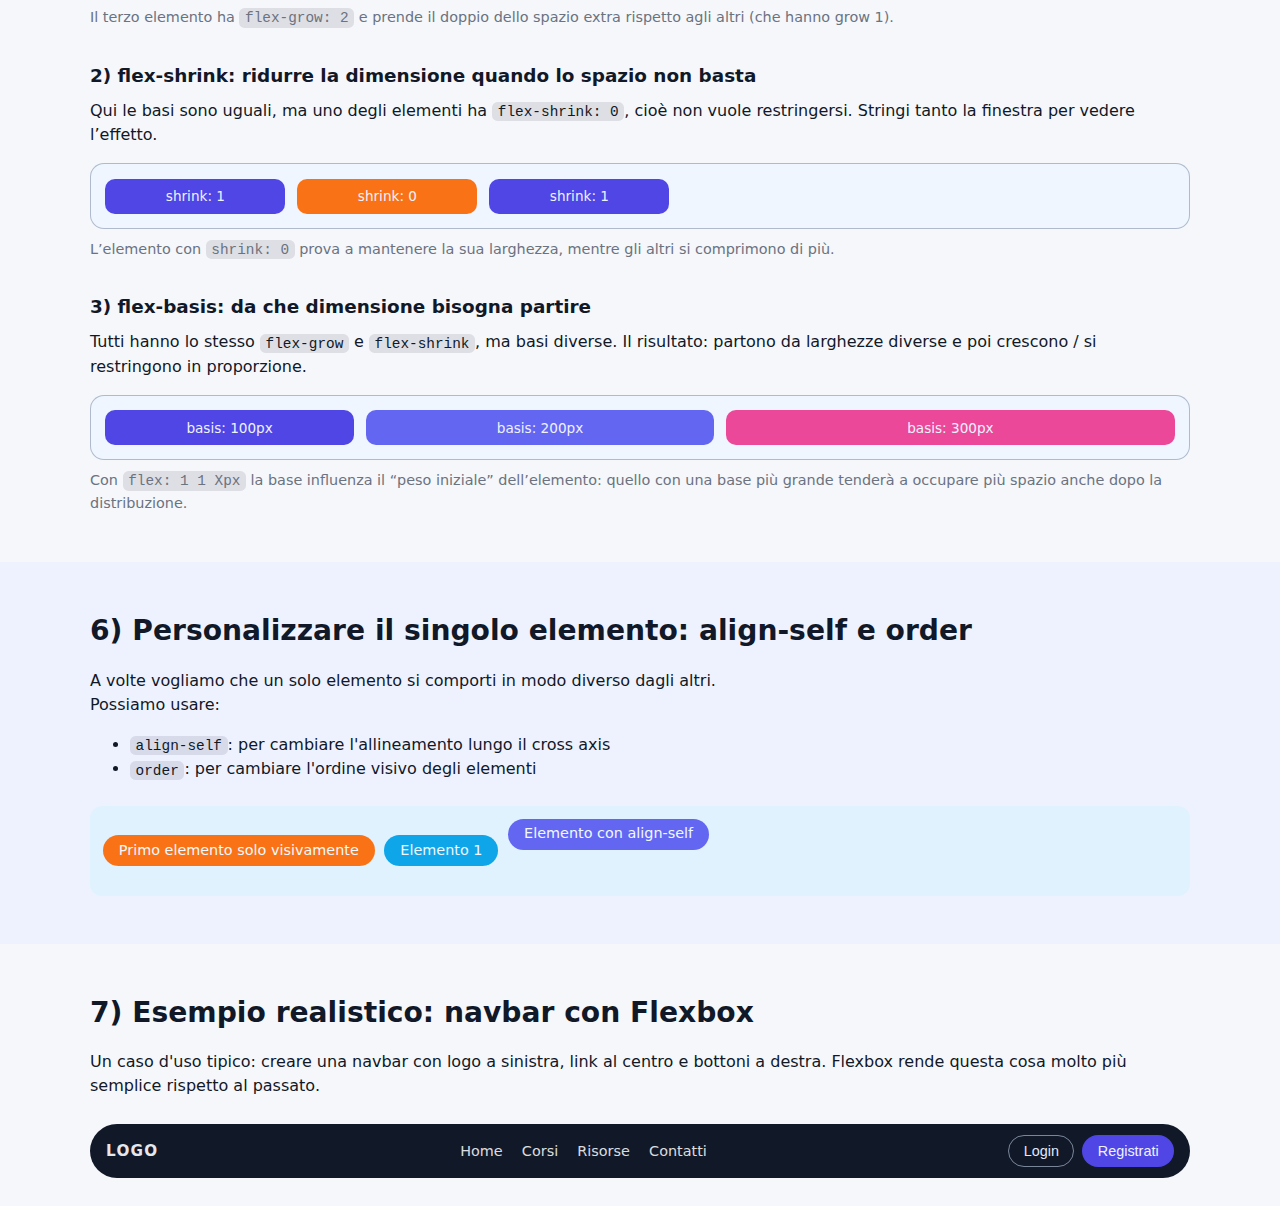
<file: 02-stile-pagine/06-flexbox.html>
<!DOCTYPE html>
<html lang="en">
<head>
    <meta charset="UTF-8">
    <meta name="viewport" content="width=device-width, initial-scale=1.0">

    <title>HTML & CSS - Basi CSS 06 - Flexbox</title>

    <link rel="stylesheet" href="css/06-flexbox.css">
</head>
<body>

    <!--
        1) flex container vs flex items
        2) Asse principale (main axis) e asse trasversale (cross axis)
        3) Proprietà principali del container:
            - display: flex
            - flex-direction
            - justify-content
            - align-items
            - flex-wrap
            - gap
        4) Proprietà sugli elementi flex:
            - flex (grow, shrink, basis)
            - align-self
            - order
        5) Esempi pratici:
            - Navbar orizzontale
            - Card allineate e con altezze uguali
    -->

    <header class="site-header">
        <div class="container">
            <p class="eyebrow">HTML & CSS - Basi 06</p>
            <h1>Flexbox</h1>
            <p class="lead">
                Flex container e flex items. Differenza tra asse principale e asse trasversale. Centrare, allineare e distribuire gli elementi in un layout
            </p>
        </div>
    </header>

    <main>
        <!-- Concetti base -->
        <section class="section">
            <div class="container">

                <h2>1) Cos'è Flexbox e quando usarlo</h2>

                <!--
                    Flexbox è un sistema di layout monodimensionale.
                    Questo significa che è perfetto per:
                    - allineare elementi su una riga o una colonna
                    - distribuire lo spazio tra gli elementi
                    - gestire facilmente l'allineamento verticale e orizzontale

                    NON è pensato per layout complessi a griglia (per quello c'è CSS Grid), ma è fenomenale per:
                    - navbar
                    - gruppi di bottoni
                    - card affiancate
                    - elementi perfettamente centrati
                -->

                <p>
                    Flexbox è un modo moderno di disporre elementi in fila o in colonna, gestendo gli spazi e gli allineamenti in maniera molto più semplice rispetto a float o inline-block.
                </p>

                <div class="note">
                    <strong>Parole chiave:</strong>
                    <ul>
                        <li>
                            <strong>Flex container</strong>: l'elemento a cui mettiamo <code>display: flex</code>.
                        </li>
                        <li>
                            <strong>Flex items</strong>: gli elementi figli diretti del container.
                        </li>
                        <li>
                            <strong>Main axis</strong>: asse principale (dipende da <code>flex-direction</code>).
                        </li>
                        <li>
                            <strong>Cross axis</strong>: asse trasversale, perpendicolare al main axis.
                        </li>
                    </ul>
                </div>

            </div>
        </section>

        <!-- display: flex + main axis -->
        <section class="section section-alt">
            <div class="container">

                <h2>2) Il container flex: display:flex e flex-direction</h2>

                <p>
                    Il primo passo è trasformare un elemento in <strong>flex container</strong> usando <code>display: flex</code>. Poi bisogna scegliere la direzione principale con <code>flex-direction</code>: <code>row</code> (default, orizzontale) oppure <code>column</code> (verticale).
                </p>

                <div class="flex-demo-grid">
                    <!-- esempio row -->
                    <div class="flex-block">
                        <h3>flex-direction: row (default)</h3>

                        <div class="flex-row-base">
                            <div class="box">A</div>
                            <div class="box">B</div>
                            <div class="box">C</div>
                        </div>

                        <p class="caption">
                            Gli elementi si dispongono da sinistra a destra (main axis orizzontale).
                        </p>
                    </div>

                    <!-- esempio column -->
                    <div class="flex-block">
                        <h3>flex-direction: column</h3>

                        <div class="flex-column-base">
                            <div class="box">A</div>
                            <div class="box">B</div>
                            <div class="box">C</div>
                        </div>

                        <p class="caption">
                            Gli elementi si dispongono dall'alto verso il basso (main axis verticale).
                        </p>
                    </div>
                </div>

            </div>
        </section>

        <!-- justify-content + align-items -->
        <section class="section">
            <div class="container">

                <h2>3) Allineare lungo main e cross axis</h2>

                <p>
                    Due proprietà fondamentali del container flex sono:
                </p>

                <ul>
                    <li>
                        <code>justify-content</code>: allineamento lungo il main axis.
                    </li>
                    <ul>
                        <li><code>flex-start</code> (default) allinea gli elementi all'inizio dell'asse principale</li>
                        <li><code>flex-end</code> allinea gli elementi alla fine dell'asse principale</li>
                        <li><code>center</code> centra gli elementi lungo l'asse principale</li>
                        <li><code>space-between</code> distribuisce lo spazio tra gli elementi</li>
                        <li><code>space-around</code> distribuisce lo spazio attorno agli elementi</li>
                        <li><code>space-evenly</code> distribuisce lo spazio in modo uniforme tra gli elementi</li>
                    </ul>
                    <li>
                        <code>align-items</code>: allineamento lungo il cross axis
                    </li>
                    <ul>
                        <li><code>stretch</code> (default) gli elementi si allungano per riempire il contenitore</li>
                        <li><code>flex-start</code> allinea gli elementi all'inizio dell'asse trasversale</li>
                        <li><code>flex-end</code> allinea gli elementi alla fine dell'asse trasversale</li>
                        <li><code>center</code> centra gli elementi lungo l'asse trasversale</li>
                        <li><code>baseline</code> allinea gli elementi lungo la linea di base del testo</li>
                    </ul>
                </ul>

                <div class="flex-demo-grid">
                    <!-- justify-content -->
                    <div class="flex-block">
                        <h3>justify-content: space-between</h3>

                        <div class="flex-row-base justify-between">
                            <div class="box">A</div>
                            <div class="box">B</div>
                            <div class="box">C</div>
                        </div>

                        <p class="caption">
                            Lo spazio extra viene distribuito tra gli elementi: il primo a sinistra, l'ultimo a destra, gli altri in mezzo.
                        </p>
                    </div>

                    <!-- align-items -->
                    <div class="flex-block">
                        <h3>align-items: center</h3>

                        <div class="flex-row-tall align-center">
                            <div class="box tall">A</div>
                            <div class="box">B</div>
                            <div class="box">C</div>
                        </div>

                        <p class="caption">
                            Tutti gli elementi sono centrati verticalmente nel container, indipendentemente dalla loro altezza.
                        </p>
                    </div>
                </div>

            </div>
        </section>

        <!-- flex-wrap + gap -->
        <section class="section section-alt">
            <div class="container">

                <h2>4) Andare a capo e gestire gli spazi: flex-wrap e gap</h2>

                <p>
                    Di deafult Flexbox cerca di tenere tutti gli elementi sulla stessa riga. Con <code>flex-wrap: wrap</code> gli items possono andare a capo. <br>
                    con <code>gap</code> controlliamo lo spazio tra gli elementi senza usare margin.
                </p>

                <div class="note">
                    <strong>Tip:</strong> usiamo <code>gap</code> quando possibile: è più leggibile che usare margin singoli su ogni elemento.
                </div>

                <div class="flex-wrap-demo">

                    <div class="flex-wrap-grid">
                        <div class="tag">HTML</div>
                        <div class="tag">CSS</div>
                        <div class="tag">JavScript</div>
                        <div class="tag">Flexbox</div>
                        <div class="tag">Grid</div>
                        <div class="tag">Responsive</div>
                        <div class="tag">Accessibilità</div>
                        <div class="tag">UI Design</div>
                        <div class="tag">Figma</div>
                    </div>
                </div>

                <p class="caption">
                    Ridurre la larghezza della finestra: i tag andranno a capo mantenendo lo spazio (gap) uniforme tra loro.
                </p>

            </div>
        </section>

        <!-- flex grow/shrink + card layout -->
        <section class="section">
            <div class="container">

                <h2>5) Far crescere gli elementi: flex-grow, flex-shrink, flex-basis</h2>

                <!--
                    La proprietà "flex" è uno shorthand per:
                    flex: grow shrink basis;

                    Esempi comuni:
                    - flex: 1;          => flex: 1 1 0;
                    - flex: 1 1 200px;  => può crescere, restringersi, base 200px
                -->

                <p>
                    Con la proprietà <code>flex</code> possiamo controllare quanto uno stesso elemento è "elastico": quanto cresce, quanto si restringe e qual è la sua dimensione di base.
                </p>

                <div class="note">
                    <strong>Regola pratica:</strong>
                    spesso basta usare <code>flex: 1</code> per far sì che più elementi occupino tutto lo spazio disponibile in parti uguali.
                </div>

                <!-- Esempio: layout di card che si allargano in modo fluido -->
                <div class="cards-flex-row">
                    <!-- ogni card è un flex item -->
                    <article class="card">
                        <h3>Card 1</h3>
                        <p>
                            In questo layout ogni card ha <code>flex: 1</code> e il container è impostato con <code>display: flex</code>.
                        </p>
                    </article>

                    <article class="card">
                        <h3>Card 2</h3>
                        <p>
                            Le card crescono e si restringono insieme, mantenendo una larghezza uniforme, con gap controllato dal container.
                        </p>
                    </article>

                    <article class="card">
                        <h3>Card 3</h3>
                        <p>
                            Su schermi più piccoli il layout diventa a colonna grazie alla media query.
                        </p>
                    </article>
                </div>

                <h2>5b) Altri esempi</h2>

                <p>
                    La proprietà <code>flex</code> è uno shorthand per
                    <code>flex-grow</code>, <code>flex-shrink</code> e
                    <code>flex-basis</code>. Qui vediamo separatamente cosa fa
                    ognuna con tre mini demo visive.
                </p>

                <div class="note" style="margin-bottom: 1.5rem;">
                    <strong>Idea mentale:</strong>
                    prima Flexbox guarda la <code>flex-basis</code> (dimensione di base),
                    poi usa <code>flex-grow</code> se avanza spazio e
                    <code>flex-shrink</code> se lo spazio non basta.
                </div>

                <!-- DEMO 1: flex-grow -->
                <h3>1) flex-grow: come dividersi lo spazio in più</h3>
                <p>
                    Tutti gli elementi partono dalla stessa base,
                    ma hanno valori di <code>flex-grow</code> diversi. Ridimensiona la finestra
                    e guarda come cambia la proporzione.
                </p>
                <div class="flex-gsb-demo flex-gsb-grow">
                    <div class="box-gsb grow-1">grow: 1</div>
                    <div class="box-gsb grow-1">grow: 1</div>
                    <div class="box-gsb grow-2">grow: 2</div>
                </div>
                <p class="caption" style="margin-bottom: 2rem;">
                    Il terzo elemento ha <code>flex-grow: 2</code> e prende il doppio dello
                    spazio extra rispetto agli altri (che hanno grow 1).
                </p>

                <!-- DEMO 2: flex-shrink -->
                <h3>2) flex-shrink: ridurre la dimensione quando lo spazio non basta</h3>
                <p>
                    Qui le basi sono uguali, ma uno degli elementi ha
                    <code>flex-shrink: 0</code>, cioè non vuole restringersi.
                    Stringi tanto la finestra per vedere l’effetto.
                </p>
                <div class="flex-gsb-demo flex-gsb-shrink">
                    <div class="box-gsb shrink-1">shrink: 1</div>
                    <div class="box-gsb shrink-0">shrink: 0</div>
                    <div class="box-gsb shrink-1">shrink: 1</div>
                </div>
                <p class="caption" style="margin-bottom: 2rem;">
                    L’elemento con <code>shrink: 0</code> prova a mantenere la sua larghezza,
                    mentre gli altri si comprimono di più.
                </p>

                <!-- DEMO 3: flex-basis -->
                <h3>3) flex-basis: da che dimensione bisogna partire</h3>
                <p>
                    Tutti hanno lo stesso <code>flex-grow</code> e <code>flex-shrink</code>,
                    ma basi diverse. Il risultato: partono da larghezze diverse
                    e poi crescono / si restringono in proporzione.
                </p>
                <div class="flex-gsb-demo flex-gsb-basis">
                    <div class="box-gsb basis-small">basis: 100px</div>
                    <div class="box-gsb basis-medium">basis: 200px</div>
                    <div class="box-gsb basis-large">basis: 300px</div>
                </div>
                <p class="caption">
                    Con <code>flex: 1 1 Xpx</code> la base influenza il “peso iniziale”
                    dell’elemento: quello con una base più grande tenderà a occupare
                    più spazio anche dopo la distribuzione.
                </p>
            </div>
        </section>

        <!-- align-self e order -->
        <section class="section section-alt">
            <div class="container">

                <h2>6) Personalizzare il singolo elemento: align-self e order</h2>

                <p>
                    A volte vogliamo che un solo elemento si comporti in modo diverso dagli altri. <br>
                    Possiamo usare:
                </p>

                <ul>
                    <li><code>align-self</code>: per cambiare l'allineamento lungo il cross axis</li>
                    <li><code>order</code>: per cambiare l'ordine visivo degli elementi</li>
                </ul>

                <div class="flex-self-order-demo">
                    <!--
                        Container flex con:
                        - align-items: center (default per tutti)
                        - uno degli elementi usa align-self per "staccarsi"
                        - un elemento usa order per apparire per primo
                    -->
                    <div class="flex-self-order">
                        <div class="pill pill-normal">
                            Elemento 1
                        </div>
                        <div class="pill pill-special">
                            Elemento con align-self
                        </div>
                        <div class="pill pill-reordered">
                            Primo elemento solo visivamente
                        </div>
                    </div>
                </div>

            </div>
        </section>

        <!-- Esempio di navbar con flex -->
        <section class="section">
            <div class="container">

                <h2>7) Esempio realistico: navbar con Flexbox</h2>

                <p>
                    Un caso d'uso tipico: creare una navbar con logo a sinistra, link al centro e bottoni a destra. Flexbox rende questa cosa molto più semplice rispetto al passato.
                </p>

                <nav class="navbar">
                    <div class="navbar-logo">LOGO</div>

                    <ul class="navbar-links">
                        <li><a href="#!">Home</a></li>
                        <li><a href="#!">Corsi</a></li>
                        <li><a href="#!">Risorse</a></li>
                        <li><a href="#!">Contatti</a></li>
                        <li class="btn-close">
                            <svg xmlns="http://www.w3.org/2000/svg" width="24" height="24" viewBox="0 0 24 24" fill="none" stroke="currentColor" stroke-width="2" stroke-linecap="round" stroke-linejoin="round" class="lucide lucide-x-icon lucide-x">
                                <path d="M18 6 6 18" />
                                <path d="m6 6 12 12" />
                            </svg>
                        </li>
                    </ul>

                    <div class="navbar-actions">
                        <button class="btn btn-ghost btn-light">Login</button>
                        <button class="btn btn-primary">Registrati</button>
                        <button class="btn btn-ghost btn-light btn-menu">
                            <svg xmlns="http://www.w3.org/2000/svg" width="18" height="18" viewBox="0 0 24 24" fill="none" stroke="currentColor" stroke-width="2" stroke-linecap="round" stroke-linejoin="round" class="lucide lucide-menu-icon lucide-menu">
                                <path d="M4 5h16" />
                                <path d="M4 12h16" />
                                <path d="M4 19h16" />
                            </svg>
                        </button>
                    </div>
                </nav>

            </div>
        </section>

    </main>

    <script>
        let navLinks = document.querySelector('.navbar-links');
        let btnNavOpen = document.querySelector('.btn-menu');
        let btnNavClose = document.querySelector('.btn-close');

        btnNavOpen.addEventListener('click', () => {
            navLinks.classList.add('open')
        })

        btnNavClose.addEventListener('click', () => {
            navLinks.classList.remove('open')
        })
    </script>
</body>
</html>
</file>
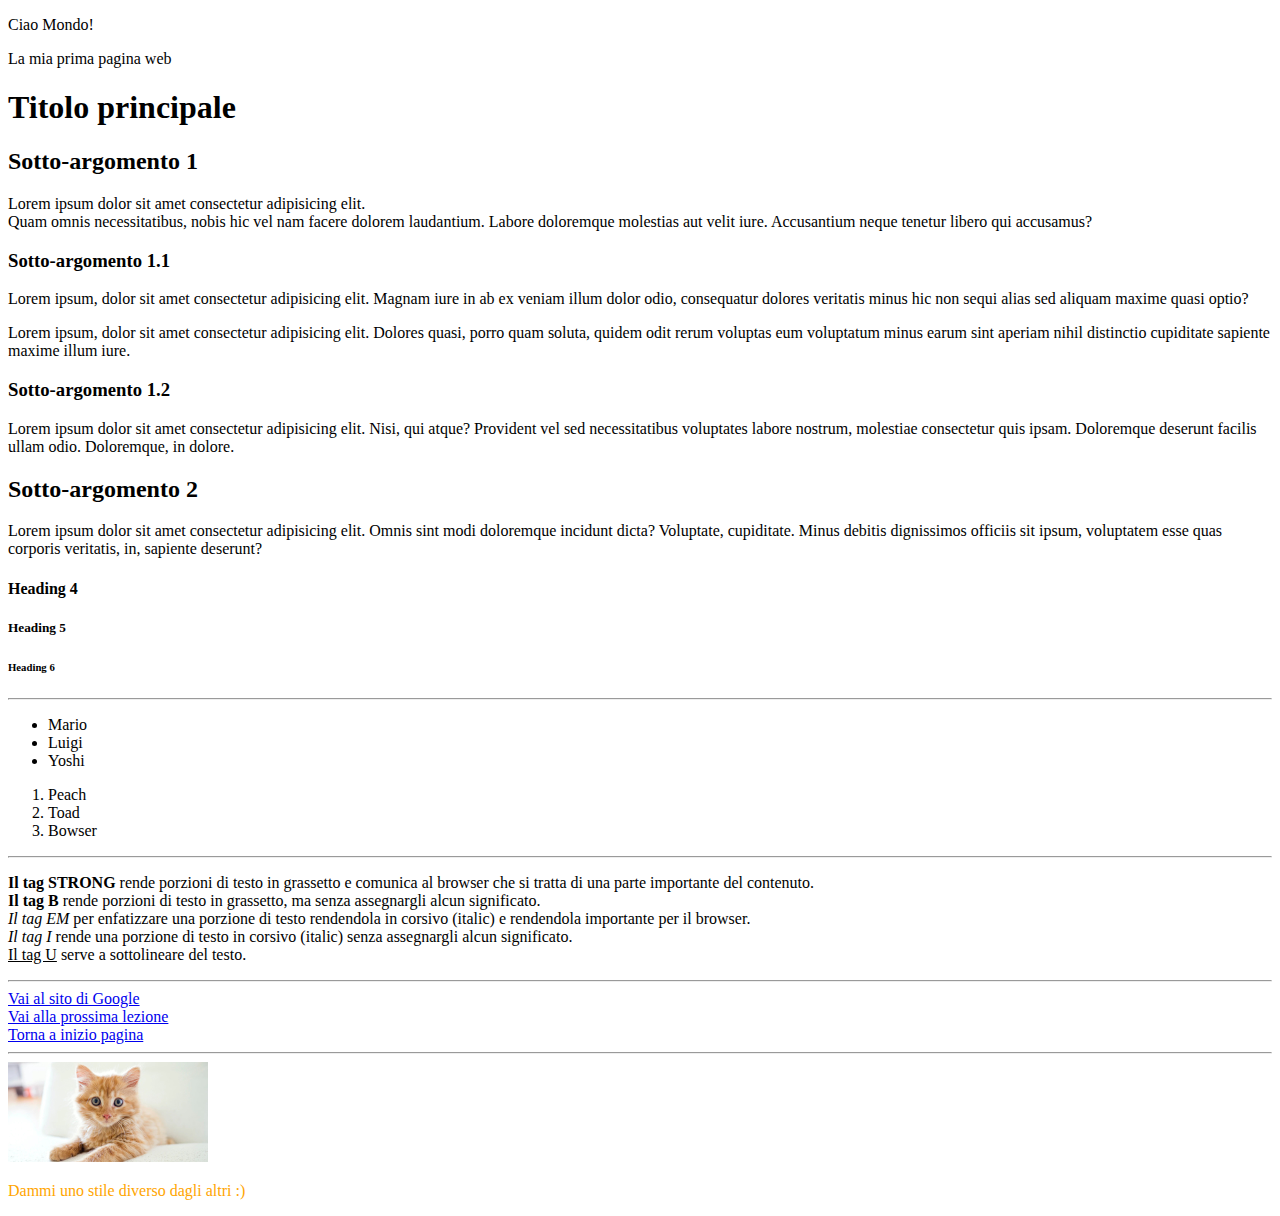
<file: html-css/01-basi/01-basi-html.html>
<!-- Il tag DOCTYPE definisce il documento come un file HTML, così che il browser possa interpretarlo correttamente -->
<!DOCTYPE html>
<!-- Il tag HTML è il nostro 'root tag' che contiene tutto il nostro documento -->
<html lang="it">
<!-- Il tag HEAD contiene tutta una serie di tag che servono a fornire informazioni extra sulla pagina, come meta-dati o il titolo della pagina. Tutto ciò che viene riportato nella head non verrà visualizzato sulla pagina renderizzata dal browser. -->
<head>
    <meta charset="UTF-8">
    <meta name="viewport" content="width=device-width, initial-scale=1.0">
    <!-- Il tag TITLE riporta il titolo delola pagina. Importante per la SEO -->
    <title>HTML & CSS - Basi 01 - Basi di HTML</title>

    <style>
        html {
            scroll-behavior: smooth;
        }
    </style>
</head>
<!-- Il tag BODY contiene tutto ciò che verrà visualizzato dagli utenti che visitano la nostra pagina -->
<body id="top">
    <p>
        Ciao Mondo!
    </p>

    <p>
        La mia prima pagina web
    </p>

    <!--
        Abbiamo a disposizione 6 tag per i titoli all'interno del nostro testo. Si chiamano headings e i tag sono: h1, h2, h3, h4, h5, h6.

        Hanno un valore semantico decrescente, quindi il tag H1 di una pagina conterrà il titolo principale del documento e ce ne potrà essere solo uno.

        I contenuti saranno divisi all'interno della pagina e ogni porzione avrà il suo titolo che spiegherà di cosa si parla. Questo titolo sarà contenuto in un H2.

        Se all'interno di queste macro-porzioni della pagina ci sarà bisogno di suddividere ancora, allora potremo utilizzare gli H# per indicare le varie sotto-porzioni.

        E così via, anche se H4, H5 e H6 non sono quasi mai utilizzati.

        È importante utilizzare gli Heading secondo il loro valore semantico e non il loro aspetto sulla pagina, per quello ci sarà il CSS a occuparsene.
    -->

    <h1>Titolo principale</h1>

    <h2>Sotto-argomento 1</h2>

    <p>
        Lorem ipsum dolor sit amet consectetur adipisicing elit. <br>
        Quam omnis necessitatibus, nobis hic vel nam facere dolorem laudantium. Labore doloremque molestias aut velit iure. Accusantium neque tenetur libero qui accusamus?
    </p>

    <h3>Sotto-argomento 1.1</h3>

    <p>
        Lorem ipsum, dolor sit amet consectetur adipisicing elit. Magnam iure in ab ex veniam illum dolor odio, consequatur dolores veritatis minus hic non sequi alias sed aliquam maxime quasi optio?
    </p>

    <p>
        Lorem ipsum, dolor sit amet consectetur adipisicing elit. Dolores quasi, porro quam soluta, quidem odit rerum voluptas eum voluptatum minus earum sint aperiam nihil distinctio cupiditate sapiente maxime illum iure.
    </p>

    <h3>Sotto-argomento 1.2</h3>

    <p>
        Lorem ipsum dolor sit amet consectetur adipisicing elit. Nisi, qui atque? Provident vel sed necessitatibus voluptates labore nostrum, molestiae consectetur quis ipsam. Doloremque deserunt facilis ullam odio. Doloremque, in dolore.
    </p>

    <h2>Sotto-argomento 2</h2>

    <p>
        Lorem ipsum dolor sit amet consectetur adipisicing elit. Omnis sint modi doloremque incidunt dicta? Voluptate, cupiditate. Minus debitis dignissimos officiis sit ipsum, voluptatem esse quas corporis veritatis, in, sapiente deserunt?
    </p>

    <h4>Heading 4</h4>
    <h5>Heading 5</h5>
    <h6>Heading 6</h6>

    <!-- Il tag HR, Horizontal Rule, è un tag autoconclusivo che crea una rga divisoria -->
    <hr>

    <!--
        Liste non ordinate e liste ordinate.
        È possibile creare delle liste puntate o numerate utilizzando i corretti tag HTML.

        Questo sono UL e OL, rispettivamente Unordered List e Ordered List. Comunicano al browser che ciò che contengono è una lista.
        Ogni elemento della lista invece viene contenuto all'interno di un tag LI, List Item, e gli LI sono gli unici tag accettati come figli diretti di UL e OL.
    -->
    <ul>
        <li>Mario</li>
        <li>Luigi</li>
        <li>Yoshi</li>
    </ul>

    <ol>
        <li>Peach</li>
        <li>Toad</li>
        <li>Bowser</li>
    </ol>

    <hr>

    <p>
        <strong>Il tag STRONG</strong> rende porzioni di testo in grassetto e comunica al browser che si tratta di una parte importante del contenuto. <br>
        <b>Il tag B</b> rende porzioni di testo in grassetto, ma senza assegnargli alcun significato. <br>
        <em>Il tag EM</em> per enfatizzare una porzione di testo rendendola in corsivo (italic) e rendendola importante per il browser. <br>
        <i>Il tag I</i> rende una porzione di testo in corsivo (italic) senza assegnargli alcun significato. <br>
        <u>Il tag U</u> serve a sottolineare del testo.
    </p>

    <hr>

    <!--
        I tag A, Àncora, servono a creare link a altre pagine o altri siti

        Gli attributi sono qualcosa che si aggiunge all'interno del tag di apertura, nelle parentesi angolari dopo il nome del tag, per fornire al browser informazioni aggiuntive sull'elemento.

        Il tag A ha bisogno dell'attributo href (Hyperlink REFerence) il cui valore indica la pagina o il sito a cui il link deve puntare.

        È bene utilizzare anche l'attributo title, che riporta un messaggio per l'utente che indica dove si andrà a finire cliccando sul link.

        Infine, se il link punta a un sito esterno, conviene sempre usare l'attributo target con il valore di _blank, in modo da far aprire il sito esterno in una nuova tab del browser. In questo modo non perdiamo l'utente che si trova sul nostro sito.
    -->
    <a href="https://www.google.it" title="Link al sito di Google" target="_blank">Vai al sito di Google</a>
    <br>
    <a href="02-form.html" title="Vai alla prossima lezione">Vai alla prossima lezione</a>
    <br>
    <a href="#top" title="Vai all'inizio">Torna a inizio pagina</a>

    <hr>

    <!--
        Il tag IMG è un tag autoconclusivo che permette di visualizzare un'immagine all'interno della pagina web.

        Per dire al browser che immagine debba essere renderizzata, dobbiamo usare un attributo, l'attributo src (source), al quale assegnamo come valore il percorso dell'immagine da utilizzare. Il browser saprà che deve renderizzare un'immagine che si trova esattamente dove gli abbiamo specificato nell'src.

        È bene anche utilizzare l'attributo alt (ALTernative text) che fornisce una descrizione testuale dell'immagine. Questa serve in caso l'immagine non possa essere renderizzata e, ancor più importante, a essere riconosciuta da lettori di pagine web per ipovedenti.
    -->
    <img src="img/GattoCucciolo.jpg" alt="Cucciolo di gatto rosso" width="200">

    <!--
        Anche se sconsigliatissimo, è possibile utilizzare l'attributo style per dare uno stile a un elemento. All'interno di questo attributo si può scrivere in CSS tutte le regole di stile che vogliamo assegnare all'elemento.
    -->
    <p style="color: orange;">
        Dammi uno stile diverso dagli altri :)
    </p>

</body>
</html>
</file>
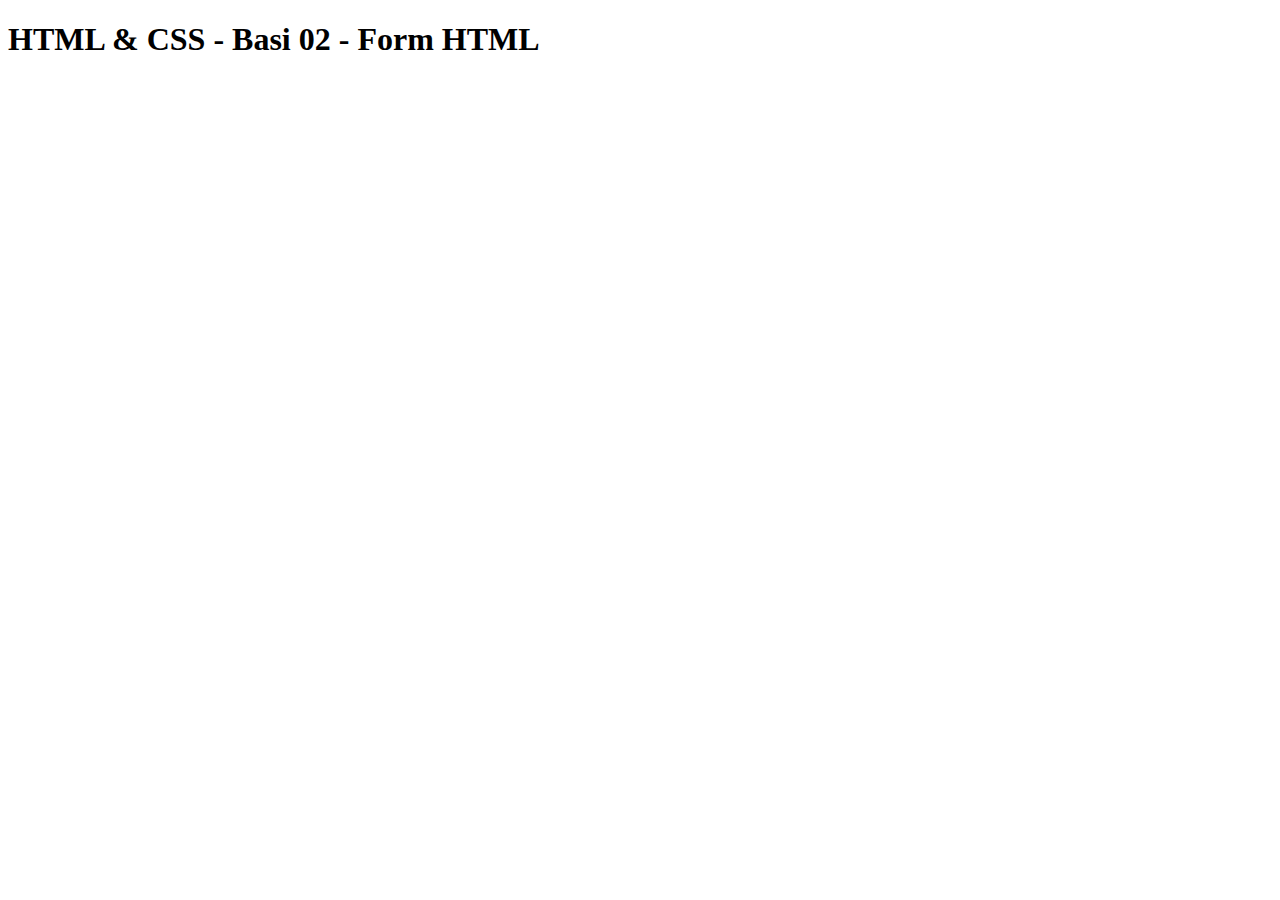
<file: html-css/01-basi/02-form.html>
<!DOCTYPE html>
<html lang="it">
<head>
    <meta charset="UTF-8">
    <meta name="viewport" content="width=device-width, initial-scale=1.0">
    <title>HTML & CSS - Basi 02 - Form HTML</title>
</head>
<body>

    <h1>HTML & CSS - Basi 02 - Form HTML</h1>

</body>
</html>
</file>
<file: 02-stile-pagine/css/01-basi-css.css>
h1 {
    /* colore del testo */
    color: orange;

    /* colore dello sfondo */
    background-color: slategray;

    /* determina la grandezza del font */
    font-size: 60px;

    /* assegna una decorazione al testo e ha dei valori prestabiliti come tante altre proprietà */
    text-decoration: underline;

    /* permette di scegliere la font family del testo */
    font-family: Arial, Helvetica, sans-serif;

    /* permette di allineare il testo */
    text-align: center;
}

p {
    /* determina lo spazio verticale tra le righe di un testo (interlinea) */
    line-height: 30px;

    /* determina lo spazio tra ogni singola lettera di un testo */
    letter-spacing: 0.5px;

    /* suddivide il contenuto in colonne */
    column-count: 3;

    /* imposta la quantità di spazio tra le colonne */
    column-gap: 30px;
}

ul {
    /* impostare un bordo attorno all'elemento */
    /* border-width: 4px;
    border-style: solid;
    border-color: crimson; */

    /* Tutte queste proprietà possono essere abbreviate in una unica (shorthand) */
    /* border: 4px solid crimson; */

    /* posso assegnare un bordo solo a un lato dell'elemento */
    border-bottom: 4px solid crimson;
    border-left: 6px dashed crimson;
    border-right: 8px dotted rgba(224, 134, 32, 1);
}

li {
    /* per gestire l'aspetto dei puntini di ogni elemento della lista */
    list-style-type: none;
}

/* --------------------------- COLORI - CODICI HEX -------------------------- */
/*
    Finora abbiamo usato delle parole chiave per assegnare determinati colori grazie a CSS, ma possiamo utilizzare i codici hex per essere più precisi e usare esattamente il colore che vogliamo, che magari non è disponibile tra quelli offerti da CSS.

    I codici hex sono formati da un cancelletto e una stringa alfanumerica di 6 caratteri (es.: #42f4f1)
    Le tre coppie di caratteri fanno riferimento ai 3 canali dei colori primari RGB (rosso, verde, blu), quindi i primidue caratteri gestiscono il rosso, quelli dopo il verde e gli ultimi il blu, risultando in un colore specifico.

    Nero: #000000
    Bianco: #FFFFFF
*/

/* -------------------- ELEMENTI BLOCK E ELEMENTI INLINE -------------------- */
/*
    Abbiamo visto che l'HTML è composto da elementi diversi, alcuni di questi sono elementi block e altri sono elementi inline. La differenza sta nel come vengono visualizzati sulla pagina e quanto spazio occupano:

        - Elementi block = occupano l'intera larghezza disponibile, mandando "a capo" gli elementi che seguono, iniziano sempre su una nuova riga e possono contenere altri elementi block o inline.

        - Elementi inline = occupano solo lal larghezza necessaria per il loro contenuto e non iniziano su una nuova riga. Questi elementi vengoono visualizzati uno accanto all'altro, a meno che non ci sia un'interruzione di riga. Possono contenere solo altri elementi inline.
*/

/* span {
    display: block;
}

div {
    display: inline;
} */

/* ---------------------------- MARGIN E PADDING ---------------------------- */
/*
    Margin e padding sono due proprietà CSS fondamentali che controllano lo spazio attorno e all'interno degli elementi.

    MARGIN
    Il margin è lo spazio esterno di un elemento. Si tratta dell'area che separa un elemento dagli altri elementi circostanti. I margini non hanno colore e non influenzano le dimensioni dell'elemento stesso; invece creano spazio attorno a esso.

    PADDING
    Il padding è lo spazio interno di un elemento. Si tratta dell'area che separa il contenuto dell'elemento (come testo o immagini) dai bordi dell'elemento stesso. A differenza del margin, il padding influisce sulle dimensioni complessive dell'elemento.
*/

div {
    border: 2px solid #323231;
    /* margin-top: 20px;
    margin-right: 20px;
    margin-bottom: 20px;
    margin-left: 20px; */
    margin: 50px 20px;
    padding: 20px;
}

span {
    border: 1px solid #323231;
    margin: 20px;
    padding: 20px;
    /* width: 1920px; */
    display: inline-block;
}

/* ------------------------------ INLINE-BLOCK ------------------------------ */
/*
    Gli elementi inline-block combinano caratteristiche sia degli elementi inline sia degli elementi block.

    Si comportano come elementi inline, quindi possono essere posizionati uno accanto all'altro sulla stessa riga, ma possono avere larghezza e altezza definite.
    In più supportano le proprietà di margin e padding, quindi possiamo aggiungere spazio attorno e all'interno degli elementi.
    Non iniziano su una nuova riga, a meno che non ci sia spazio insufficiente nella riga corrente.
*/
</file>
<file: 02-stile-pagine/css/02-classi-selettori.css>
/*
    Abbiamo visto i selettori di tipo, ovvero i selettori che vengono utilizzati per selezionare e applicare stili a tutti gli elementi di un determinato tipo (o tag) all'interno di un documento HTML.
*/
/* Tutit i tag p dei documenti HTML a cui è collegato questo foglio avranno questo colore del testo */
/* p {
    color: #545454;
} */

/*
    Se volessimo prendere un singolo P specifico per dargli degli stili a parte?
    Possiamo assegnargli una classe con l'attributo class="" e richiamarla nel foglio di stile con il nome che abbiamo deciso preceduto da un punto.

    Assegno al P che mi interessa la classe error e da CSS la richiamo per dire a TUTTI gli elementi che possiedono questa classe che dovranno avere le regole specificate qui sotto.

    Questo fa in modo che si possa definire lo stile di un componente, come un bottone, una sola volta e utilizzarlo quante volte vogliamo all'interno del nostro progetto.
*/
/* .error {
    color: red;
} */

/*
    Se volessimo selezionare solo i paragrafi con la classe error, dovremmo fare un selettore più specifico
*/
p.error {
    color: red;
}

p.success {
    color: #07b95a;
}

p.success.feedback {
    border: 1px dashed #07b95a;
    padding: 10px;
}

/*
    Abbiamo parlato anche dell'attributo id, che a sua volta può essere utilizzato in CSS come selettore di un elemento (uno solo, visto che l'id è univoco).
    Converrebbe evitare di usarli in CSS, perché vengono utilizzati spesso per JavaScript, in più hanno una specificità più forte di quella delle classi, quindi le regole ad essi assegnate sono più difficili da sovrascrivere.
*/
#content {
    background-color: #c6c6c6;
    padding: 20px;
}

/* --------------------------- SELETTORI COMBINATI -------------------------- */
/*
    È possibile essere ancora più specifici sfruttando i selettori di discendenza. Possiamo selezione gli elementi figli di un elemento genitore.

    Se volessimo selezionare solo i P all'interno di un elemento DIV, potremmo selezionare il genitore e poi i figli che ci interessano separando genitore e figli con uno spazio.
*/
/* Tutti i paragrafi che sono contenuti in un DIV */
div p {
    font-weight: bold;
}

/*
    I selettori multipli che ci permettono di selezionare più elementi che magari non hanno niente in comune.
*/
h1, h2 {
    position: static;
    text-decoration: underline;
}

* {
    position: relative;
}

/* ----------------------- EREDITARIETÀ E SPECIFICITÀ ----------------------- */
/*
    Tabella della specificità

    li {}                   a=0, b=0, c=0, d=1 –> 0001
    ul li {}                a=0, b=0, c=0, d=2 –> 0002
    #menu {}                a=0, b=1, c=0, d=0 –> 0100
    ul#menu li {}           a=0, b=1, c=0, d=2 –> 0102
    .active {}              a=0, b=1, c=1, d=0 –> 0010
    ul#menu li.active {}    a=0, b=1, c=1, d=2 –> 0112
    style="color:red"       a=1, b=0, c=0, d=0 –> 1000


    Gli elementi HTML possono ereditare alcune proprietà CSS dai genitori, ma non tutte.
*/
section {
    color: lightcoral; /* ereditato */
    border: 1px solid grey; /* non ereditato */
    margin: 40px; /* non ereditato */
    font-weight: bold; /* ereditato */
}

/* Possiamo forzare un elemento a ereditare le proprietà che altrimenti non erediterebbero dal genitore */
section p {
    border: inherit;
    margin: inherit;
    /* Questa regola sovrascriverà quella ereditata dal genitore, in quanto più specifica perché la stiamo assegnando direttamente agli elementi interessati */
    color: crimson;
}

/* 
    Visto che si chiama Cascading Style Sheet, se pre sbaglio o volontariamente utilizziamo lo stesso selettore per definire uno stile già assegnato, ma con valore diverso, vincerà sempre quello che si trova più in basso nel foglio di stile.

    Se però dovessimo togliere il selettore 'section', vincerebbe la regola precedente, perché il selettore è più specifico.
*/
section p {
    color: orange;
}
</file>
<file: 02-stile-pagine/css/06-flexbox.css>
/* RESET MINIMO E BASE */

*,
*::before,
*::after {
    box-sizing: border-box;
}

html,
body {
    margin: 0;
    padding: 0;
}

body {
    font-family: system-ui, -apple-system, 'Segoe UI', Roboto, Helvetica, Arial, sans-serif;
    line-height: 1.5;
    background: #f5f7fb;
    color: #111827;
}

/* Contenitore centrato per la pagina */
.container {
    width: min(1100px, 92vw);
    margin: 0 auto;
}

/* STILE GENERALE: HEADER, SEZIONI, TIPOGRAFIA */
.site-header {
    padding: 3.8rem 0 3rem;
    background: linear-gradient(135deg, #4f46e5, #6366f1, #ec4899);
    color: #f9fafb;
}

.eyebrow {
    letter-spacing: 0.08rem;
    text-transform: uppercase;
    font-size: 0.8rem;
    opacity: 0.85;
    margin: 0 0 0.5rem;
}

h1 {
    /* clamp(dim.Min, dim.Ideale, dim.Max) */
    font-size: clamp(1.9rem, 3vw, 2.6rem);
    line-height: 1.15;
    margin: 0 0 0.5rem;
}

h2 {
    font-size: clamp(1.4rem, 2.2vw, 1.9rem);
    margin: 0 0 1rem;
}

h3 {
    font-size: 1.15rem;
    margin: 0 0 0.6rem;
}

p {
    margin: 0 0 1rem;
}

.lead {
    max-width: 38rem;
    margin: 0;
    opacity: 0.9;
}

.section {
    padding: 3rem 0;
}

.section-alt {
    background: #eef2ff;
}

/* Box note esplicative */
.note {
    background: #f9fafb;
    padding: 1rem 1.1rem;
    margin-top: 1.2rem;
    border: 1px solid rgba(148, 163, 184, 0.6);
    border-radius: 12px;
    box-shadow: 0 15px 35px rgba(15, 23, 42, 0.08);
}

code {
    font-family: ui-monospace, SFMono-Regular, Menlo, Monaco, Consolas, monospace;
    background: rgba(15, 23, 42, 0.1);
    padding: 0.1rem 0.35rem;
    border-radius: 0.35rem;
    font-size: 0.9rem;
}

/* Caption sotto le demo */
.caption {
    font-size: 0.9rem;
    color: #6b7280;
    margin-top: .6rem;
    margin-bottom: 0;
}

/* Layout per coppie di demo affiancate */
.flex-demo-grid {
    display: grid;
    grid-template-columns: repeat(2, minmax(0, 1fr));
    gap: 1.2rem;
    margin-top: 1.3rem;
}

@media (max-width: 900px) {
    .flex-demo-grid {
        grid-template-columns: 1fr;
    }
}

.flex-block {
    background: #f9fafb;
    border-radius: 14px;
    border: 1px solid rgba(148, 163, 184, 0.6);
    padding: 1.2rem 1.2rem 1.3rem;
    box-shadow: 0 15px 35px rgba(15, 23, 42, 0.08);
}

/* Box piccoli per le demo */
.box {
    background: #4f46e5;
    color: #eef2ff;
    border-radius: 10px;
    padding: .4rem .7rem;
    font-weight: 600;
    text-align: center;
    min-width: 44px;
}

/* Variante di box più alta */
.box.tall {
    padding: 1.4rem;
}

.tag {
    background: #4f46e5;
    color: #eef2ff;
    border-radius: 999px;
    padding: .35rem .9rem;
    font-size: .85rem;
    /* per non andare a capo all'interno dei tag */
    white-space: nowrap;
}

/* DEMO: FLEX E FLEX-DIRECTION */

/* Container flex base (riga) */
.flex-row-base {
    /*
        display: flex trasforma questo elemento in un "flex container"

        CONSEGUENZE:
        - i suoi figli diretti diventano "flex item"
        - per default flex-direction è "row"
        - quindi il main axis è orizzontale
    */
    display: flex;
    flex-direction: row;
    gap: 0.5rem;

    /* Aggiungiamo padding e sfondo per vedere il container */
    background: #e0e7ff;
    padding: .6rem;
    border-radius: 12px;
}

/* Container flex base (colonna) */
.flex-column-base {
    /*
        Cambiando flex-direction in column, il main axis diventa verticale.

        Questo significa che:
        - justify-content lavora dall'alto verso il basso
        - align-items lavora da sinistra a destra
    */
    display: flex;
    flex-direction: column;
    gap: .5rem;

    /* Aggiungiamo padding e sfondo per vedere il container */
    background: #e0e7ff;
    padding: .6rem;
    border-radius: 12px;
}

/* JUSTIFY-CONTENT E ALIGN-ITEMS */

/* justify-content */
.justify-between {
    /*
        L'asse principale è orizzontale (flex-direction: row).
        justify-content decide la distribuzione degli items lungo la riga.
    */
    justify-content: space-between;
}

/* Container più alto per far vedere l'allineamento verticale */
.flex-row-tall {
    display: flex;
    flex-direction: row;
    gap: .5rem;

    background: #e0e7ff;
    padding: .6rem;
    border-radius: 12px;

    /* Altezza fissa solo per scopo dimostrativo */
    min-height: 120px;
}

/* align-items */
.align-center {
    /*
        align-items lavora sul cross axis.
        Con flex-direction: row, il cross axis è verticale.
    */
    align-items: center;
}

/* FLEX-WRAP E GAP */
.flex-wrap-demo {
    margin-top: 1.3rem;
}

/* Container con wrap e gap */
.flex-wrap-grid {
    /*
        - flex-wrap: wrap => gli elementi possono andare a capo
        - gap: spazio uniforme tra gli item
    */
    display: flex;
    flex-wrap: wrap;
    gap: .75rem;

    background: #e0e7ff;
    padding: .6rem;
    border-radius: 12px;
}

/* FLEX GROW/SHRINK/BASIS (CARDS) */

.cards-flex-row {
    /*
        Questo è un esempio tipico di layout con card affiancate.

        display: flex   => le card sono in riga
        gap             => spazio tra card
    */
    display: flex;
    gap: 1rem;
    margin-top: 1.5rem;
    margin-bottom: 2rem;
}

/* Layout responsive per le card: su schermi stretti diventano una colonna */
@media (max-width: 800px) {
    .cards-flex-row {
        flex-direction: column;
    }
}

/* Singola card (flex item) */
.card {
    background: #f9fafb;
    border-radius: 14px;
    border: 1px solid rgba(148, 163, 184, 0.6);
    padding: 1.2rem 1.2rem 1.3rem;
    box-shadow: 0 15px 35px rgba(15, 23, 42, 0.08);

    /*
        Qui usiamo flex: 1;
        Shorthand di flex-grow, flex-shrink, flex-basis.

        flex: 1;
        è equivalente a
        flex: 1 1 0;

        RISULTATO:
        - Tutte le card con flex: 1 occupano lo spazio in parti uguali

        - flex-grow     => Quanta parte dello spazio in più sono disposto a prendermi rispetto agli altri fratelli. Si ragiona in proporzioni e non in pixel
        - flex-shrink   => Quanto mi lascio comprimere quando lo spazio non è sufficiente. Anche qui è proporzionale tra gli elementi.
        - flex-basis    => È la dimensione di base lungo il main axis (larghezza se row, altezza se column). Parte da 0, poi cresce in base allo spazio disponibile.

        Valore di default dei flex items:
        flex: 0 1 auto;
        non cresce, può restringersi, dimensione base = auto

        Colonne fluide che si dividono lo spazio in parti uguali
        flex: 1 1 0;
        crescono, si restringono, partono tutti da 0 e si dividono lo spazio.

        Elemento fisso, né cresce né si restringe
        flex: 0 0 200px;
        sempre 200px (se proprio non ci sta, inizierà a esplodere il layout)

        Elemento che cresce il doppio degli altri
        flex: 2 1 0
        si prende il doppio dello spazio extra rispetto a flex: 1 1 0;
    */
    flex: 1;
}

.flex-gsb-demo {
    display: flex;
    gap: 0.75rem;
    margin-top: 0.8rem;

    background: #eff6ff;
    padding: 0.9rem;
    border-radius: 14px;
    border: 1px solid rgba(148, 163, 184, 0.7);
}

/* Box di base per queste demo */
.box-gsb {
    background: #4f46e5;
    color: #eef2ff;
    border-radius: 10px;
    padding: 0.45rem 0.75rem;
    font-size: 0.85rem;
    text-align: center;
    white-space: nowrap;

    /* dimensione base comune per alcune demo */
    flex-basis: 120px;
}

/* DEMO GROW */

/* Tutti possono stringersi (shrink:1) */
.flex-gsb-grow .box-gsb {
    flex-shrink: 1;
}

/* Quota base di crescita */
.flex-gsb-grow .grow-1 {
    /*
        flex: grow shrink basis;

        Questi elementi:
        - partono da 120px (basis)
        - possono restringersi (shrink:1)
        - crescono con "peso" 1
    */
    flex: 1 1 120px;
}

/* Questo cresce con il doppio del "peso" */
.flex-gsb-grow .grow-2 {
    /*
        Cresce più degli altri a parità di spazio in più.
    */
    flex: 2 1 120px;
}

/* DEMO SHRINK */

.flex-gsb-shrink .box-gsb {
    /*
        Tutti partono dalla stessa base più grande,
        così è più facile vedere la compressione.
    */
    flex-basis: 180px;
    flex-grow: 0;
    /* per questa demo ignoriamo il grow */
}

/* si restringe normalmente */
.flex-gsb-shrink .shrink-1 {
    flex-shrink: 1;
}

/* cerca di NON restringersi */
.flex-gsb-shrink .shrink-0 {
    /*
        Con shrink:0, questo elemento "resiste" più degli altri
        quando lo spazio non basta.
    */
    flex-shrink: 0;
    background: #f97316;
}

/* DEMO BASIS */

.flex-gsb-basis .box-gsb {
    /*
        Qui usiamo lo stesso grow/shrink per tutti,
        cambiamo solo la base.
    */
    flex-grow: 1;
    flex-shrink: 1;
}

/* base piccola */
.flex-gsb-basis .basis-small {
    flex-basis: 100px;
}

/* base media */
.flex-gsb-basis .basis-medium {
    flex-basis: 200px;
    background: #6366f1;
}

/* base grande */
.flex-gsb-basis .basis-large {
    flex-basis: 300px;
    background: #ec4899;
}

/* Responsive: in schermi molto stretti, lasciamo andare a capo */
@media (max-width: 600px) {
    .flex-gsb-demo {
        flex-wrap: wrap;
    }
}

/* ALIGN-SELF E ORDER */
.flex-self-order-demo {
    margin-top: 1.5rem;
}

/* Container base */
.flex-self-order {
    display: flex;
    align-items: center;
    gap: .6rem;

    background: #e0f2fe;
    padding: .8rem;
    border-radius: 12px;
    min-height: 90px;
}

.pill {
    background: #0ea5e9;
    color: #f0f9ff;
    border-radius: 999px;
    padding: .3rem 1rem;
    font-size: .9rem;
}

/* Elemento con align-self */
.pill-special {
    /*
        Align-self sovrascrive l'allineamento del singolo elemento rispetto al align-items del container.

        In questo caso il container allinea al centro, ma questo elemento viene allineato in alto (flex-start).
    */
    align-self: flex-start;
    background: #6366f1;
}

/* Elemento che viene visualizzato per primo grazie a order */
.pill-reordered {
    /*
        Gli elementi flex hanno di default order: 0.

        Un valore più piccolo viene visivamente "prima", un valore più grande "dopo".

        ATTENZIONE:
        Cambia solo l'ordine VISIVO, non l'ordine nel DOM (importante per accessibilità e screen reader)
    */
    order: -1;
    background: #f97316;
}

/* BOTTONI RIUTILIZZABILI */
.btn {
    display: inline-flex;
    justify-content: center;
    align-items: center;

    padding: .45rem .9rem;
    border-radius: 999px;
    font-size: .9rem;
    border: 1px solid transparent;
    cursor: pointer;

    transition: .3s ease;
}

.btn-primary {
    background: #4f46e5;
    color: #eef2ff;
    border-color: rgba(79, 70, 229, 0.9);
}

.btn-primary:hover {
    background: #4338ca;
}

.btn-ghost {
    background: transparent;
    color: #111827;
    border-color: rgba(148, 163, 184, 0.8);
}

.btn-ghost.btn-light {
    color: #e0e7ff;
}

.btn-ghost:hover {
    border-color: rgba(148, 163, 184, 0.12);
}

/* ESEMPIO NAVBAR */
.navbar {
    display: flex;
    justify-content: space-between;
    align-items: center;
    gap: 1.5rem;

    margin-top: 1.6rem;
    padding: .7rem 1rem;
    border-radius: 999px;
    background: #111827;
    color: #e5e7eb;
}

/* Logo */
.navbar-logo {
    font-weight: 700;
    letter-spacing: 0.08rem;
    font-size: .95rem;
}

/* Links */
.navbar-links {
    list-style: none;
    padding: 0;
    margin: 0;

    display: flex;
    gap: 1.2rem;
}

.navbar-links a {
    color: inherit;
    text-decoration: none;
    font-size: .9rem;
    opacity: .95;
}

.navbar-links a:hover {
    opacity: 1;
}

/* Contenitore per i bottoni */
.navbar-actions {
    display: flex;
    align-items: center;
    gap: .5rem;
}

.btn-menu,
.btn-close {
    display: none;
}

@media (max-width: 800px) {
    .navbar-links {
        display: flex;
        flex-direction: column;
        justify-content: center;
        align-items: center;
        position: fixed;
        top: 0;
        right: -100%;
        width: 100%;
        height: 100vh;
        background-color: #4338ca;
        transition: all .2s ease;
    }

    .navbar-links.open {
        right: 0;
    }

    .btn-menu {
        display: inline-flex;
    }

    .btn-close {
        display: inline-block;
        position: absolute;
        top: 2rem;
        right: 2rem;
    }
}
</file>
